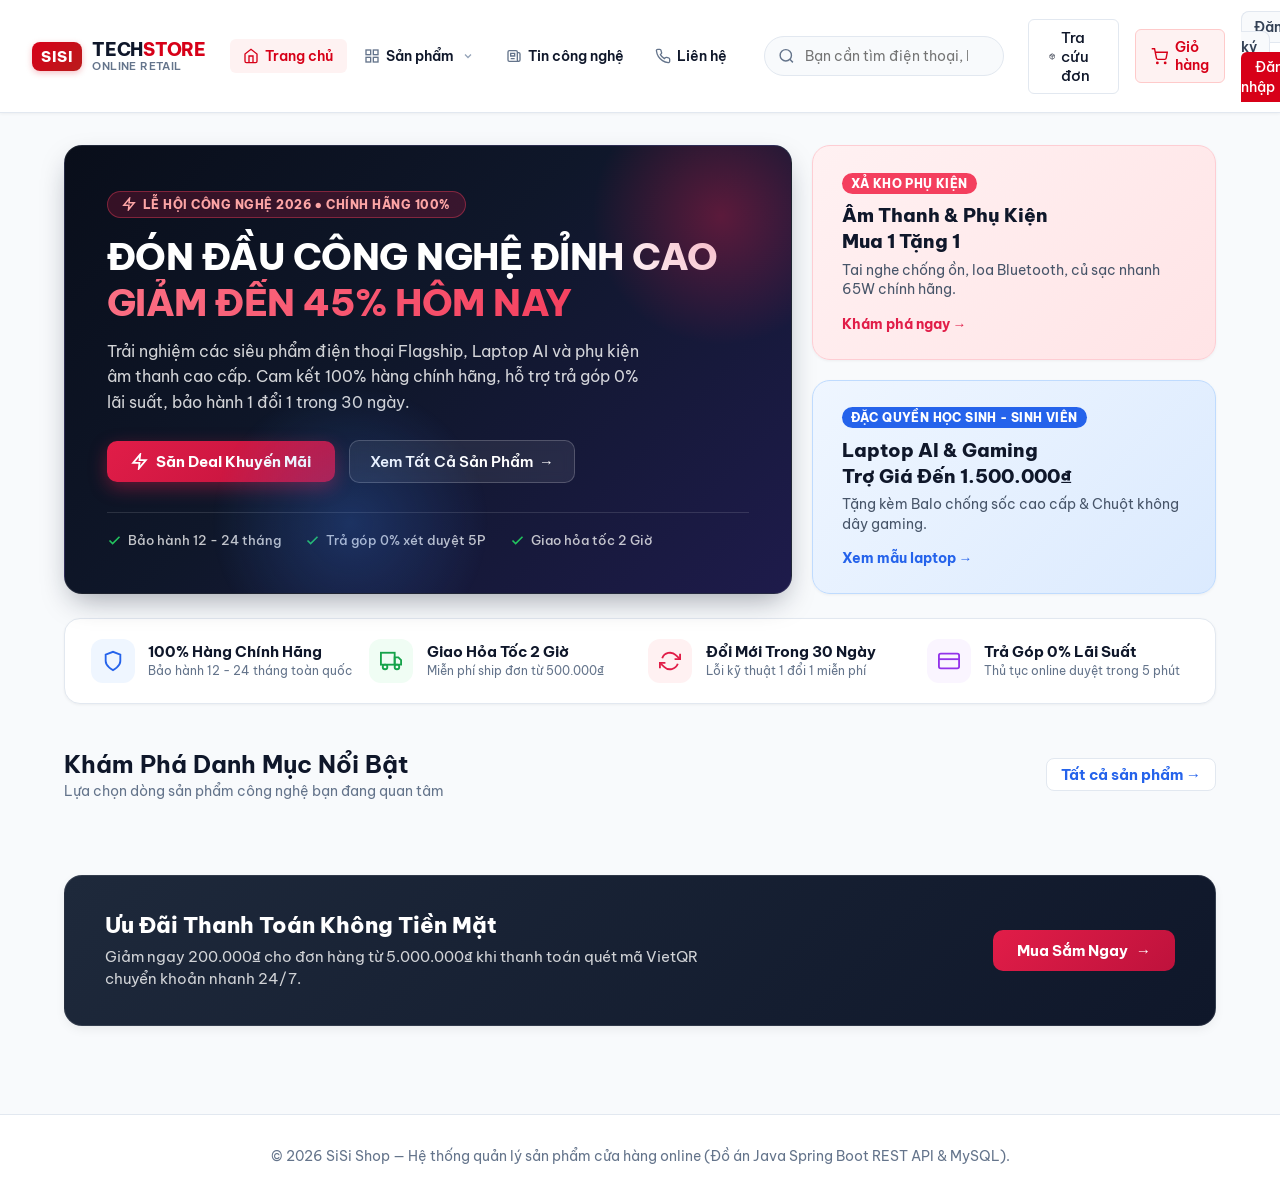
<file: frontend/index.html>
<!DOCTYPE html>
<html lang="vi">
<head>
  <meta charset="UTF-8">
  <meta name="viewport" content="width=device-width, initial-scale=1.0">
  <title>Hệ Thống Quản Lý Sản Phẩm Cửa Hàng Online — SiSi Shop</title>
  <link rel="stylesheet" href="css/style.css?v=2">
</head>
<body>

  <!-- NAVBAR -->
  <header class="navbar">
    <div class="nav-container">
      <a href="index.html" class="brand">
        <span class="brand-badge">SISI</span>
        <span class="brand-text-wrap">
          <span class="brand-name">TECH<span>STORE</span></span>
          <span class="brand-tag">Online Retail</span>
        </span>
      </a>

      <!-- MENU ĐIỀU HƯỚNG CHÍNH -->
      <nav class="nav-menu">
        <a href="index.html" class="nav-link active">
          <svg class="nav-icon" width="16" height="16" viewBox="0 0 24 24" fill="none" stroke="currentColor" stroke-width="2"><path d="M3 9l9-7 9 7v11a2 2 0 0 1-2 2H5a2 2 0 0 1-2-2z"/><polyline points="9 22 9 12 15 12 15 22"/></svg>
          <span>Trang chủ</span>
        </a>
        
        <div class="nav-dropdown">
          <a href="products.html" class="nav-link">
            <svg class="nav-icon" width="16" height="16" viewBox="0 0 24 24" fill="none" stroke="currentColor" stroke-width="2"><rect x="3" y="3" width="7" height="7"/><rect x="14" y="3" width="7" height="7"/><rect x="14" y="14" width="7" height="7"/><rect x="3" y="14" width="7" height="7"/></svg>
            <span>Sản phẩm</span>
            <svg class="nav-arrow" width="12" height="12" viewBox="0 0 24 24" fill="none" stroke="currentColor" stroke-width="2.5"><polyline points="6 9 12 15 18 9"/></svg>
          </a>
          <div class="mega-menu-dropdown"></div>
        </div>

        <a href="news.html" class="nav-link">
          <svg class="nav-icon" width="16" height="16" viewBox="0 0 24 24" fill="none" stroke="currentColor" stroke-width="2"><path d="M19 20H5a2 2 0 0 1-2-2V6a2 2 0 0 1 2-2h10a2 2 0 0 1 2 2v1m2 13a2 2 0 0 1-2-2V7m2 13a2 2 0 0 0 2-2V9a2 2 0 0 0-2-2h-2m-4-3H9M7 16h6M7 8h6v4H7V8z"/></svg>
          <span>Tin công nghệ</span>
        </a>
        <a href="contact.html" class="nav-link">
          <svg class="nav-icon" width="16" height="16" viewBox="0 0 24 24" fill="none" stroke="currentColor" stroke-width="2"><path d="M22 16.92v3a2 2 0 0 1-2.18 2 19.79 19.79 0 0 1-8.63-3.07 19.5 19.5 0 0 1-6-6 19.79 19.79 0 0 1-3.07-8.67A2 2 0 0 1 4.11 2h3a2 2 0 0 1 2 1.72 12.84 12.84 0 0 0 .7 2.81 2 2 0 0 1-.45 2.11L8.09 9.91a16 16 0 0 0 6 6l1.27-1.27a2 2 0 0 1 2.11-.45 12.84 12.84 0 0 0 2.81.7A2 2 0 0 1 22 16.92z"/></svg>
          <span>Liên hệ</span>
        </a>
      </nav>

      <div class="search-bar">
        <svg class="search-icon" id="searchIconBtn" width="17" height="17" viewBox="0 0 24 24" fill="none" stroke="currentColor" stroke-width="2" title="Nhấp để tìm kiếm"><circle cx="11" cy="11" r="8"/><line x1="21" y1="21" x2="16.65" y2="16.65"/></svg>
        <input type="text" id="searchInput" placeholder="Bạn cần tìm điện thoại, laptop, phụ kiện gì..." autocomplete="off">
        <button type="button" class="search-clear-btn" id="searchClearBtn" title="Xóa từ khóa">&times;</button>
        <div class="search-dropdown" id="searchDropdown"></div>
      </div>

      <div class="nav-actions">
        <a href="orders.html" class="nav-btn nav-btn-outline" style="border: 1px solid var(--border-color); color: var(--text-main); display: inline-flex; align-items: center; gap: 6px;">
          <svg width="15" height="15" viewBox="0 0 24 24" fill="none" stroke="currentColor" stroke-width="2"><line x1="16.5" y1="9.4" x2="7.5" y2="4.21"/><path d="M21 16V8a2 2 0 0 0-1-1.73l-7-4a2 2 0 0 0-2 0l-7 4A2 2 0 0 0 3 8v8a2 2 0 0 0 1 1.73l7 4a2 2 0 0 0 2 0l7-4A2 2 0 0 0 21 16z"/><polyline points="3.27 6.96 12 12.01 20.73 6.96"/><line x1="12" y1="22.08" x2="12" y2="12"/></svg>
          <span>Tra cứu đơn</span>
        </a>
        <a href="checkout.html" class="cart-btn-nav" style="text-decoration: none;" title="Xem giỏ hàng & thanh toán">
          <svg width="17" height="17" viewBox="0 0 24 24" fill="none" stroke="currentColor" stroke-width="2"><circle cx="9" cy="21" r="1"/><circle cx="20" cy="21" r="1"/><path d="M1 1h4l2.68 13.39a2 2 0 0 0 2 1.61h9.72a2 2 0 0 0 2-1.61L23 6H6"/></svg>
          <span>Giỏ hàng</span>
          <span class="cart-count-badge" style="display: none;">0</span>
        </a>
        <div id="navbar-auth">
          <a href="login.html?tab=register" class="nav-btn" style="border: 1px solid var(--border-color); color: var(--text-main);">Đăng ký</a>
          <a href="login.html?tab=login" class="nav-btn nav-btn-primary">Đăng nhập</a>
        </div>
      </div>
    </div>
  </header>

  <!-- MAIN CONTAINER -->
  <main class="container">
    
    <!-- 1. HERO SECTION & PROMO BANNERS -->
    <section class="home-hero-wrap">
      <!-- MAIN BANNER CAROUSEL / HIGHLIGHT -->
      <div class="home-main-banner">
        <div>
          <div class="home-hero-tag">
            <svg width="14" height="14" viewBox="0 0 24 24" fill="none" stroke="currentColor" stroke-width="2.5"><polygon points="13 2 3 14 12 14 11 22 21 10 12 10 13 2"/></svg>
            <span>LỄ HỘI CÔNG NGHỆ 2026 ● CHÍNH HÃNG 100%</span>
          </div>
          <h1 class="home-hero-title">
            ĐÓN ĐẦU CÔNG NGHỆ ĐỈNH CAO<br>
            <span>GIẢM ĐẾN 45% HÔM NAY</span>
          </h1>
          <p class="home-hero-desc">
            Trải nghiệm các siêu phẩm điện thoại Flagship, Laptop AI và phụ kiện âm thanh cao cấp. Cam kết 100% hàng chính hãng, hỗ trợ trả góp 0% lãi suất, bảo hành 1 đổi 1 trong 30 ngày.
          </p>
          <div class="home-hero-actions">
            <a href="products.html?filter=sale" class="hero-primary-btn">
              <svg width="17" height="17" viewBox="0 0 24 24" fill="none" stroke="currentColor" stroke-width="2.5"><polygon points="13 2 3 14 12 14 11 22 21 10 12 10 13 2"/></svg>
              <span>Săn Deal Khuyến Mãi</span>
            </a>
            <a href="products.html" class="hero-secondary-btn">
              <span>Xem Tất Cả Sản Phẩm</span> &rarr;
            </a>
          </div>
        </div>
        <div class="home-hero-perks">
          <span><svg width="15" height="15" viewBox="0 0 24 24" fill="none" stroke="#22c55e" stroke-width="2.5"><polyline points="20 6 9 17 4 12"/></svg> Bảo hành 12 - 24 tháng</span>
          <span><svg width="15" height="15" viewBox="0 0 24 24" fill="none" stroke="#22c55e" stroke-width="2.5"><polyline points="20 6 9 17 4 12"/></svg> Trả góp 0% xét duyệt 5P</span>
          <span><svg width="15" height="15" viewBox="0 0 24 24" fill="none" stroke="#22c55e" stroke-width="2.5"><polyline points="20 6 9 17 4 12"/></svg> Giao hỏa tốc 2 Giờ</span>
        </div>
      </div>

      <!-- 2 SIDE PROMO BANNERS -->
      <div class="home-side-banners-wrap">
        <a href="products.html?cat=4" class="home-side-banner side-banner-rose">
          <div>
            <span class="side-banner-tag">XẢ KHO PHỤ KIỆN</span>
            <div class="side-banner-title">Âm Thanh & Phụ Kiện<br>Mua 1 Tặng 1</div>
            <div class="side-banner-desc">Tai nghe chống ồn, loa Bluetooth, củ sạc nhanh 65W chính hãng.</div>
          </div>
          <div class="side-banner-link">Khám phá ngay &rarr;</div>
        </a>

        <a href="products.html?cat=3" class="home-side-banner side-banner-blue">
          <div>
            <span class="side-banner-tag">ĐẶC QUYỀN HỌC SINH - SINH VIÊN</span>
            <div class="side-banner-title">Laptop AI & Gaming<br>Trợ Giá Đến 1.500.000₫</div>
            <div class="side-banner-desc">Tặng kèm Balo chống sốc cao cấp & Chuột không dây gaming.</div>
          </div>
          <div class="side-banner-link">Xem mẫu laptop &rarr;</div>
        </a>
      </div>
    </section>

    <!-- 2. THANH CAM KẾT DỊCH VỤ (TRUST COMMITMENT BAR) -->
    <div class="home-trust-bar">
      <div class="trust-item">
        <div class="trust-icon-box" style="background: #eff6ff; color: #2563eb;">
          <svg width="22" height="22" viewBox="0 0 24 24" fill="none" stroke="currentColor" stroke-width="2"><path d="M12 22s8-4 8-10V5l-8-3-8 3v7c0 6 8 10 8 10z"/></svg>
        </div>
        <div>
          <div class="trust-item-title">100% Hàng Chính Hãng</div>
          <div class="trust-item-sub">Bảo hành 12 - 24 tháng toàn quốc</div>
        </div>
      </div>

      <div class="trust-item">
        <div class="trust-icon-box" style="background: #f0fdf4; color: #16a34a;">
          <svg width="22" height="22" viewBox="0 0 24 24" fill="none" stroke="currentColor" stroke-width="2"><rect x="1" y="3" width="15" height="13"/><polygon points="16 8 20 8 23 11 23 16 16 16 16 8"/><circle cx="5.5" cy="18.5" r="2.5"/><circle cx="18.5" cy="18.5" r="2.5"/></svg>
        </div>
        <div>
          <div class="trust-item-title">Giao Hỏa Tốc 2 Giờ</div>
          <div class="trust-item-sub">Miễn phí ship đơn từ 500.000₫</div>
        </div>
      </div>

      <div class="trust-item">
        <div class="trust-icon-box" style="background: #fff1f2; color: #e11d48;">
          <svg width="22" height="22" viewBox="0 0 24 24" fill="none" stroke="currentColor" stroke-width="2"><polyline points="23 4 23 10 17 10"/><polyline points="1 20 1 14 7 14"/><path d="M3.51 9a9 9 0 0 1 14.85-3.36L23 10M1 14l4.64 4.36A9 9 0 0 0 20.49 15"/></svg>
        </div>
        <div>
          <div class="trust-item-title">Đổi Mới Trong 30 Ngày</div>
          <div class="trust-item-sub">Lỗi kỹ thuật 1 đổi 1 miễn phí</div>
        </div>
      </div>

      <div class="trust-item">
        <div class="trust-icon-box" style="background: #faf5ff; color: #9333ea;">
          <svg width="22" height="22" viewBox="0 0 24 24" fill="none" stroke="currentColor" stroke-width="2"><rect x="1" y="4" width="22" height="16" rx="2" ry="2"/><line x1="1" y1="10" x2="23" y2="10"/></svg>
        </div>
        <div>
          <div class="trust-item-title">Trả Góp 0% Lãi Suất</div>
          <div class="trust-item-sub">Thủ tục online duyệt trong 5 phút</div>
        </div>
      </div>
    </div>

    <!-- 3. KHÁM PHÁ DANH MỤC TRỰC QUAN (VISUAL CATEGORY GRID) -->
    <section style="margin-bottom: 2.8rem;">
      <div class="section-header" style="margin-bottom: 1.2rem;">
        <div>
          <h2 class="section-title" style="margin: 0;">Khám Phá Danh Mục Nổi Bật</h2>
          <p style="font-size: 0.86rem; color: var(--text-muted); margin: 3px 0 0 0;">Lựa chọn dòng sản phẩm công nghệ bạn đang quan tâm</p>
        </div>
        <a href="products.html" class="nav-btn" style="border: 1px solid var(--border-color); color: #2563eb; font-weight: 700; background: white; padding: 6px 14px; border-radius: 8px; text-decoration: none !important;">
          Tất cả sản phẩm &rarr;
        </a>
      </div>
      <div class="home-cat-grid" id="categoryGrid">
        <!-- Rendered dynamically as attractive visual cards -->
      </div>
    </section>

    <!-- 4. DYNAMIC PRODUCT SECTIONS (SALE, HOT, NEW, BRANDS, NEWS) -->
    <div id="productContentArea">
      <p style="text-align: center; color: var(--text-muted); padding: 3rem 0;">
        Đang tải danh sách sản phẩm và ưu đãi trang chủ...
      </p>
    </div>

  </main>

  <!-- FOOTER -->
  <footer class="footer">
    <p>© 2026 SiSi Shop — Hệ thống quản lý sản phẩm cửa hàng online (Đồ án Java Spring Boot REST API & MySQL).</p>
  </footer>

  <div id="toast"></div>

  <script src="js/config.js?v=2"></script>
  <script src="js/cart.js"></script>
  <script src="js/mega-menu.js"></script>
  <script src="js/index.js?v=2"></script>
</body>
</html>
</file>
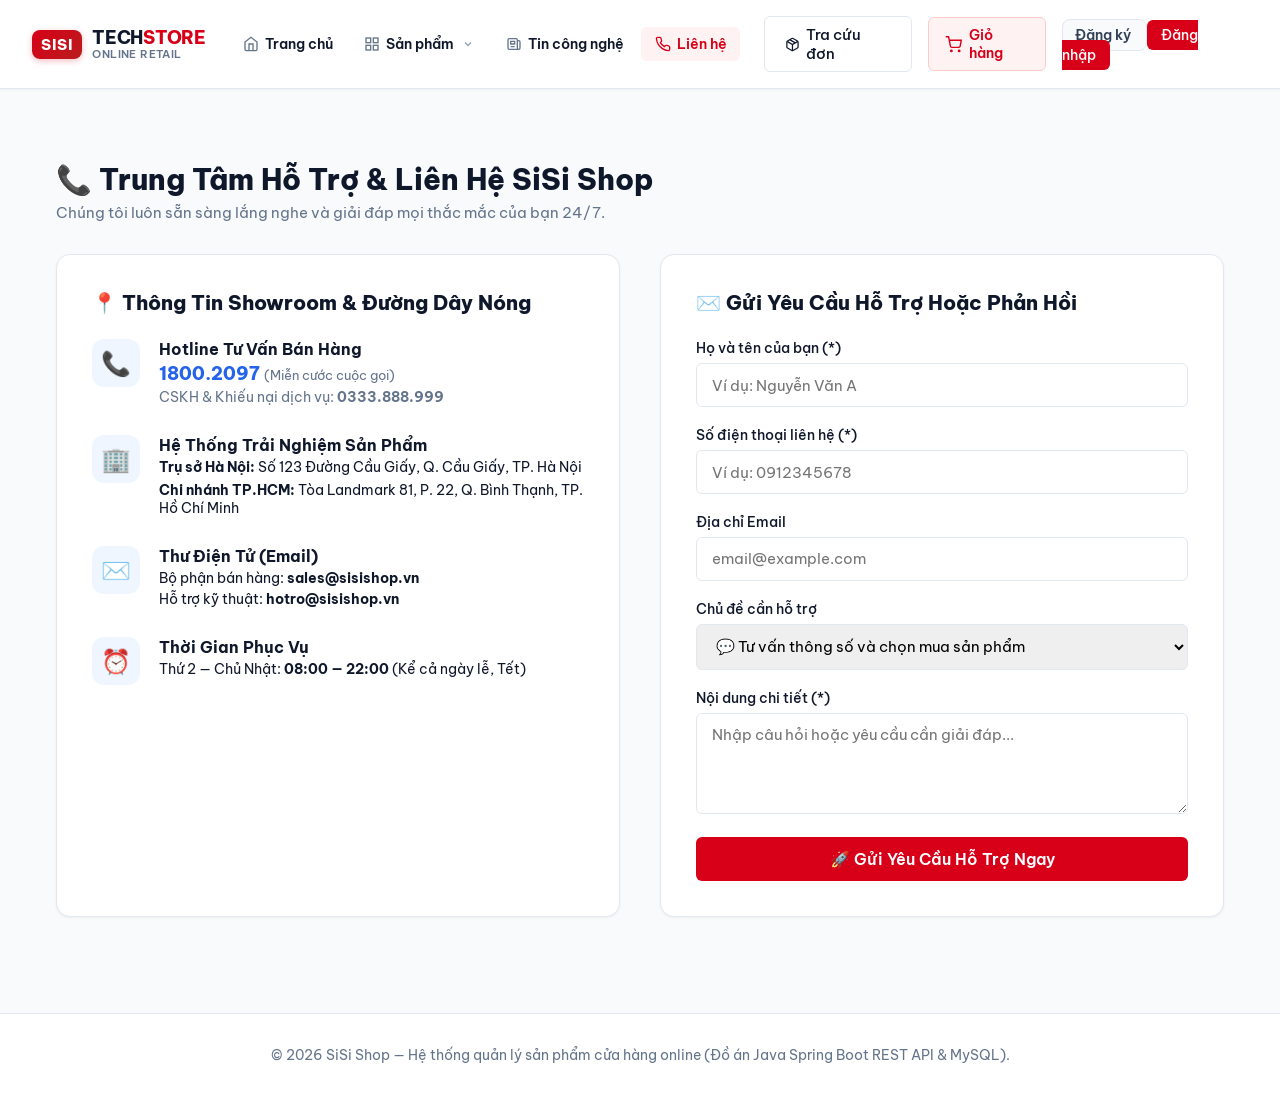
<file: frontend/contact.html>
<!DOCTYPE html>
<html lang="vi">
<head>
  <meta charset="UTF-8">
  <meta name="viewport" content="width=device-width, initial-scale=1.0">
  <title>Liên Hệ & Trung Tâm Hỗ Trợ — Hệ thống quản lý sản phẩm cửa hàng online</title>
  <link rel="stylesheet" href="css/style.css">
  <style>
    .contact-grid {
      display: grid;
      grid-template-columns: 1fr 1fr;
      gap: 2.5rem;
      margin-top: 2rem;
    }
    @media (max-width: 860px) {
      .contact-grid {
        grid-template-columns: 1fr;
      }
    }
    .contact-card {
      background: white;
      border: 1px solid var(--border-color);
      border-radius: var(--radius-lg);
      padding: 2.2rem;
      box-shadow: var(--shadow-sm);
    }
    .info-item {
      display: flex;
      align-items: flex-start;
      gap: 1.2rem;
      margin-bottom: 1.8rem;
    }
    .info-icon {
      width: 48px;
      height: 48px;
      border-radius: 12px;
      background: #eff6ff;
      color: #2563eb;
      font-size: 1.5rem;
      display: flex;
      align-items: center;
      justify-content: center;
      flex-shrink: 0;
    }
  </style>
</head>
<body>

  <!-- NAVBAR -->
  <header class="navbar">
    <div class="nav-container">
      <a href="index.html" class="brand">
        <span class="brand-badge">SISI</span>
        <span class="brand-text-wrap">
          <span class="brand-name">TECH<span>STORE</span></span>
          <span class="brand-tag">Online Retail</span>
        </span>
      </a>

      <!-- MENU ĐIỀU HƯỚNG CHÍNH -->
      <nav class="nav-menu">
        <a href="index.html" class="nav-link">
          <svg class="nav-icon" width="16" height="16" viewBox="0 0 24 24" fill="none" stroke="currentColor" stroke-width="2"><path d="M3 9l9-7 9 7v11a2 2 0 0 1-2 2H5a2 2 0 0 1-2-2z"/><polyline points="9 22 9 12 15 12 15 22"/></svg>
          <span>Trang chủ</span>
        </a>
        
        <div class="nav-dropdown">
          <a href="products.html" class="nav-link">
            <svg class="nav-icon" width="16" height="16" viewBox="0 0 24 24" fill="none" stroke="currentColor" stroke-width="2"><rect x="3" y="3" width="7" height="7"/><rect x="14" y="3" width="7" height="7"/><rect x="14" y="14" width="7" height="7"/><rect x="3" y="14" width="7" height="7"/></svg>
            <span>Sản phẩm</span>
            <svg class="nav-arrow" width="12" height="12" viewBox="0 0 24 24" fill="none" stroke="currentColor" stroke-width="2.5"><polyline points="6 9 12 15 18 9"/></svg>
          </a>
          <div class="mega-menu-dropdown"></div>
        </div>

        <a href="news.html" class="nav-link">
          <svg class="nav-icon" width="16" height="16" viewBox="0 0 24 24" fill="none" stroke="currentColor" stroke-width="2"><path d="M19 20H5a2 2 0 0 1-2-2V6a2 2 0 0 1 2-2h10a2 2 0 0 1 2 2v1m2 13a2 2 0 0 1-2-2V7m2 13a2 2 0 0 0 2-2V9a2 2 0 0 0-2-2h-2m-4-3H9M7 16h6M7 8h6v4H7V8z"/></svg>
          <span>Tin công nghệ</span>
        </a>
        <a href="contact.html" class="nav-link active">
          <svg class="nav-icon" width="16" height="16" viewBox="0 0 24 24" fill="none" stroke="currentColor" stroke-width="2"><path d="M22 16.92v3a2 2 0 0 1-2.18 2 19.79 19.79 0 0 1-8.63-3.07 19.5 19.5 0 0 1-6-6 19.79 19.79 0 0 1-3.07-8.67A2 2 0 0 1 4.11 2h3a2 2 0 0 1 2 1.72 12.84 12.84 0 0 0 .7 2.81 2 2 0 0 1-.45 2.11L8.09 9.91a16 16 0 0 0 6 6l1.27-1.27a2 2 0 0 1 2.11-.45 12.84 12.84 0 0 0 2.81.7A2 2 0 0 1 22 16.92z"/></svg>
          <span>Liên hệ</span>
        </a>
      </nav>

      <div class="nav-actions">
        <a href="orders.html" class="nav-btn nav-btn-outline" style="border: 1px solid var(--border-color); color: var(--text-main); display: inline-flex; align-items: center; gap: 6px;">
          <svg width="15" height="15" viewBox="0 0 24 24" fill="none" stroke="currentColor" stroke-width="2"><line x1="16.5" y1="9.4" x2="7.5" y2="4.21"/><path d="M21 16V8a2 2 0 0 0-1-1.73l-7-4a2 2 0 0 0-2 0l-7 4A2 2 0 0 0 3 8v8a2 2 0 0 0 1 1.73l7 4a2 2 0 0 0 2 0l7-4A2 2 0 0 0 21 16z"/><polyline points="3.27 6.96 12 12.01 20.73 6.96"/><line x1="12" y1="22.08" x2="12" y2="12"/></svg>
          <span>Tra cứu đơn</span>
        </a>
        <a href="checkout.html" class="cart-btn-nav" style="text-decoration: none;" title="Xem giỏ hàng & thanh toán">
          <svg width="17" height="17" viewBox="0 0 24 24" fill="none" stroke="currentColor" stroke-width="2"><circle cx="9" cy="21" r="1"/><circle cx="20" cy="21" r="1"/><path d="M1 1h4l2.68 13.39a2 2 0 0 0 2 1.61h9.72a2 2 0 0 0 2-1.61L23 6H6"/></svg>
          <span>Giỏ hàng</span>
          <span class="cart-count-badge" style="display: none;">0</span>
        </a>
        <div id="navbar-auth"></div>
      </div>
    </div>
  </header>

  <!-- MAIN -->
  <main class="container" style="padding: 2.5rem 1rem 4rem;">
    <div>
      <h1 style="font-size: 1.8rem; font-weight: 800;">📞 Trung Tâm Hỗ Trợ & Liên Hệ SiSi Shop</h1>
      <p style="color: var(--text-muted); font-size: 0.95rem; margin-top: 0.3rem;">Chúng tôi luôn sẵn sàng lắng nghe và giải đáp mọi thắc mắc của bạn 24/7.</p>
    </div>

    <div class="contact-grid">
      <!-- INFO SIDE -->
      <div class="contact-card">
        <h2 style="font-size: 1.25rem; font-weight: 800; margin-bottom: 1.5rem; color: var(--text-main);">
          📍 Thông Tin Showroom & Đường Dây Nóng
        </h2>

        <div class="info-item">
          <div class="info-icon">📞</div>
          <div>
            <h3 style="font-size: 1rem; font-weight: 700; margin-bottom: 0.2rem;">Hotline Tư Vấn Bán Hàng</h3>
            <p style="color: #2563eb; font-weight: 800; font-size: 1.15rem; margin: 0;">1800.2097 <span style="font-size: 0.8rem; color: var(--text-muted); font-weight: normal;">(Miễn cước cuộc gọi)</span></p>
            <p style="color: var(--text-muted); font-size: 0.85rem; margin-top: 0.2rem;">CSKH & Khiếu nại dịch vụ: <strong>0333.888.999</strong></p>
          </div>
        </div>

        <div class="info-item">
          <div class="info-icon">🏢</div>
          <div>
            <h3 style="font-size: 1rem; font-weight: 700; margin-bottom: 0.2rem;">Hệ Thống Trải Nghiệm Sản Phẩm</h3>
            <p style="color: var(--text-main); font-size: 0.9rem; margin: 0 0 0.3rem;"><strong>Trụ sở Hà Nội:</strong> Số 123 Đường Cầu Giấy, Q. Cầu Giấy, TP. Hà Nội</p>
            <p style="color: var(--text-main); font-size: 0.9rem; margin: 0;"><strong>Chi nhánh TP.HCM:</strong> Tòa Landmark 81, P. 22, Q. Bình Thạnh, TP. Hồ Chí Minh</p>
          </div>
        </div>

        <div class="info-item">
          <div class="info-icon">✉️</div>
          <div>
            <h3 style="font-size: 1rem; font-weight: 700; margin-bottom: 0.2rem;">Thư Điện Tử (Email)</h3>
            <p style="color: var(--text-main); font-size: 0.9rem; margin: 0;">Bộ phận bán hàng: <strong>sales@sisishop.vn</strong></p>
            <p style="color: var(--text-main); font-size: 0.9rem; margin-top: 0.2rem;">Hỗ trợ kỹ thuật: <strong>hotro@sisishop.vn</strong></p>
          </div>
        </div>

        <div class="info-item" style="margin-bottom: 0;">
          <div class="info-icon">⏰</div>
          <div>
            <h3 style="font-size: 1rem; font-weight: 700; margin-bottom: 0.2rem;">Thời Gian Phục Vụ</h3>
            <p style="color: var(--text-main); font-size: 0.9rem; margin: 0;">Thứ 2 — Chủ Nhật: <strong>08:00 — 22:00</strong> (Kể cả ngày lễ, Tết)</p>
          </div>
        </div>
      </div>

      <!-- FORM SIDE -->
      <div class="contact-card">
        <h2 style="font-size: 1.25rem; font-weight: 800; margin-bottom: 1.5rem; color: var(--text-main);">
          ✉️ Gửi Yêu Cầu Hỗ Trợ Hoặc Phản Hồi
        </h2>

        <form onsubmit="handleSendFeedback(event)">
          <div class="form-group">
            <label class="form-label">Họ và tên của bạn (*)</label>
            <input type="text" id="contactName" class="form-control" placeholder="Ví dụ: Nguyễn Văn A" required>
          </div>

          <div class="form-group">
            <label class="form-label">Số điện thoại liên hệ (*)</label>
            <input type="tel" id="contactPhone" class="form-control" placeholder="Ví dụ: 0912345678" required>
          </div>

          <div class="form-group">
            <label class="form-label">Địa chỉ Email</label>
            <input type="email" id="contactEmail" class="form-control" placeholder="email@example.com">
          </div>

          <div class="form-group">
            <label class="form-label">Chủ đề cần hỗ trợ</label>
            <select id="contactTopic" class="form-control" style="cursor: pointer;">
              <option value="tu_van">💬 Tư vấn thông số và chọn mua sản phẩm</option>
              <option value="bao_hanh">🛠️ Yêu cầu bảo hành & kỹ thuật</option>
              <option value="don_hang">📦 Tra cứu và khiếu nại đơn hàng</option>
              <option value="khac">💡 Góp ý cải tiến chất lượng dịch vụ</option>
            </select>
          </div>

          <div class="form-group">
            <label class="form-label">Nội dung chi tiết (*)</label>
            <textarea id="contactMessage" class="form-control" rows="4" placeholder="Nhập câu hỏi hoặc yêu cầu cần giải đáp..." required></textarea>
          </div>

          <button type="submit" class="btn-buy" style="width: 100%; padding: 12px; font-size: 1rem;">
            🚀 Gửi Yêu Cầu Hỗ Trợ Ngay
          </button>
        </form>
      </div>
    </div>
  </main>

  <!-- FOOTER -->
  <footer class="footer">
    <p>© 2026 SiSi Shop — Hệ thống quản lý sản phẩm cửa hàng online (Đồ án Java Spring Boot REST API & MySQL).</p>
  </footer>

  <div id="toast"></div>

  <script src="js/config.js"></script>
  <script src="js/cart.js"></script>
  <script src="js/mega-menu.js"></script>
  <script>
    document.addEventListener('DOMContentLoaded', () => {
      updateNavbarUser();
    });

    function handleSendFeedback(e) {
      e.preventDefault();
      const name = document.getElementById('contactName').value.trim();
      showToast(`🎉 Cảm ơn ${name}! SiSi Shop đã nhận được yêu cầu và sẽ phản hồi qua điện thoại trong vòng 15 phút.`);
      e.target.reset();
    }
  </script>
</body>
</html>
</file>
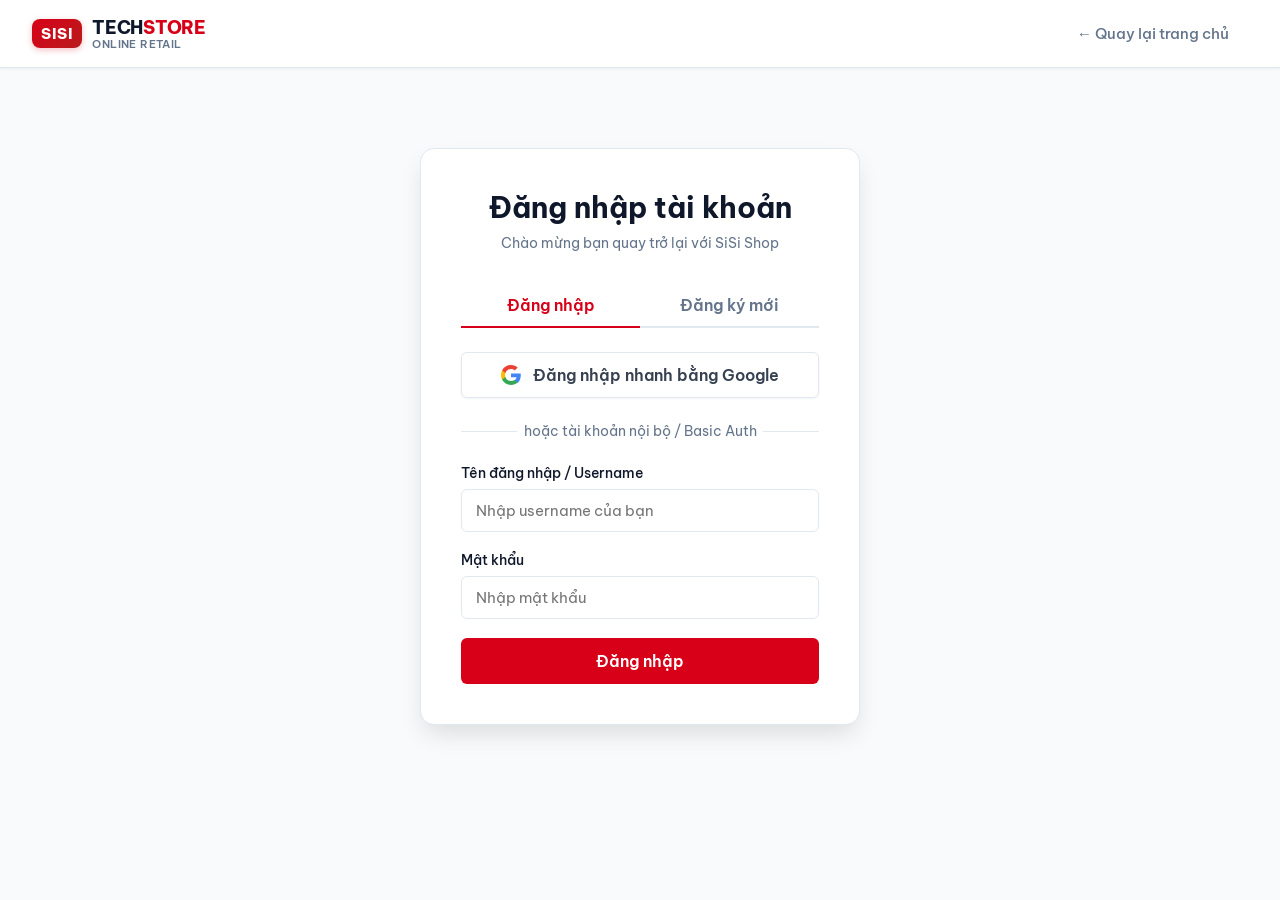
<file: frontend/login.html>
<!DOCTYPE html>
<html lang="vi">
<head>
  <meta charset="UTF-8">
  <meta name="viewport" content="width=device-width, initial-scale=1.0">
  <title>Đăng Nhập & Tài Khoản — Hệ thống quản lý sản phẩm cửa hàng online</title>
  <link rel="stylesheet" href="css/style.css">
</head>
<body>

  <!-- NAVBAR -->
  <header class="navbar">
    <div class="nav-container">
      <a href="index.html" class="brand">
        <span class="brand-badge">SISI</span>
        <span class="brand-text-wrap">
          <span class="brand-name">TECH<span>STORE</span></span>
          <span class="brand-tag">Online Retail</span>
        </span>
      </a>
      <div class="nav-actions">
        <a href="index.html" class="nav-btn" style="color: var(--text-muted);">← Quay lại trang chủ</a>
      </div>
    </div>
  </header>

  <!-- AUTH FORM -->
  <main class="container">
    <div class="auth-wrapper">
      <div class="auth-header">
        <h2 id="authTitle">Đăng nhập tài khoản</h2>
        <p style="color: var(--text-muted); font-size: 0.9rem;">Chào mừng bạn quay trở lại với SiSi Shop</p>
      </div>

      <!-- TABS -->
      <div class="auth-tabs">
        <div class="auth-tab active" id="tabLogin" onclick="switchTab('login')">Đăng nhập</div>
        <div class="auth-tab" id="tabRegister" onclick="switchTab('register')">Đăng ký mới</div>
      </div>

      <!-- GOOGLE OAUTH2 BUTTON -->
      <a href="http://localhost:8080/oauth2/authorization/google" class="btn-google" id="btnGoogleLogin">
        <svg width="20" height="20" viewBox="0 0 24 24">
          <path fill="#4285F4" d="M23.745 12.27c0-.7-.06-1.4-.19-2.07H12v4.51h6.6c-.29 1.52-1.14 2.8-2.4 3.66v3.05h3.88c2.27-2.09 3.66-5.17 3.66-9.15z"/>
          <path fill="#34A853" d="M12 24c3.24 0 5.95-1.08 7.93-2.91l-3.88-3.05c-1.08.72-2.45 1.16-4.05 1.16-3.12 0-5.77-2.1-6.72-4.93H1.25v3.15C3.26 21.36 7.34 24 12 24z"/>
          <path fill="#FBBC05" d="M5.28 14.27c-.25-.72-.38-1.49-.38-2.27s.13-1.55.38-2.27V6.58H1.25C.45 8.18 0 9.99 0 12s.45 3.82 1.25 5.42l4.03-3.15z"/>
          <path fill="#EA4335" d="M12 4.75c1.77 0 3.35.61 4.6 1.8l3.42-3.42C17.95 1.19 15.24 0 12 0 7.34 0 3.26 2.64 1.25 6.58l4.03 3.15c.95-2.83 3.6-4.98 6.72-4.98z"/>
        </svg>
        <span>Đăng nhập nhanh bằng Google</span>
      </a>

      <div class="auth-divider">hoặc tài khoản nội bộ / Basic Auth</div>

      <!-- FORM LOGIN -->
      <form id="formLogin" onsubmit="handleLogin(event)">
        <div class="form-group">
          <label class="form-label" for="loginUsername">Tên đăng nhập / Username</label>
          <input type="text" id="loginUsername" class="form-control" placeholder="Nhập username của bạn" required>
        </div>
        <div class="form-group">
          <label class="form-label" for="loginPassword">Mật khẩu</label>
          <input type="password" id="loginPassword" class="form-control" placeholder="Nhập mật khẩu" required>
        </div>
        <button type="submit" class="btn-submit-auth" id="btnLoginSubmit">Đăng nhập</button>
      </form>

      <!-- FORM REGISTER -->
      <form id="formRegister" onsubmit="handleRegister(event)" style="display: none;">
        <div class="form-group">
          <label class="form-label" for="regUsername">Tên đăng nhập</label>
          <input type="text" id="regUsername" class="form-control" placeholder="Ví dụ: nguyenvana" required>
        </div>
        <div class="form-group">
          <label class="form-label" for="regFullName">Họ và tên</label>
          <input type="text" id="regFullName" class="form-control" placeholder="Ví dụ: Nguyễn Văn A" required>
        </div>
        <div class="form-group">
          <label class="form-label" for="regEmail">Email</label>
          <input type="email" id="regEmail" class="form-control" placeholder="email@example.com" required>
        </div>
        <div class="form-group">
          <label class="form-label" for="regPassword">Mật khẩu</label>
          <input type="password" id="regPassword" class="form-control" placeholder="Mật khẩu tối thiểu 6 ký tự" required>
        </div>
        <button type="submit" class="btn-submit-auth" id="btnRegisterSubmit">Tạo tài khoản</button>
      </form>
    </div>
  </main>

  <div id="toast"></div>

  <script src="js/config.js"></script>
  <script src="js/login.js"></script>
</body>
</html>
</file>
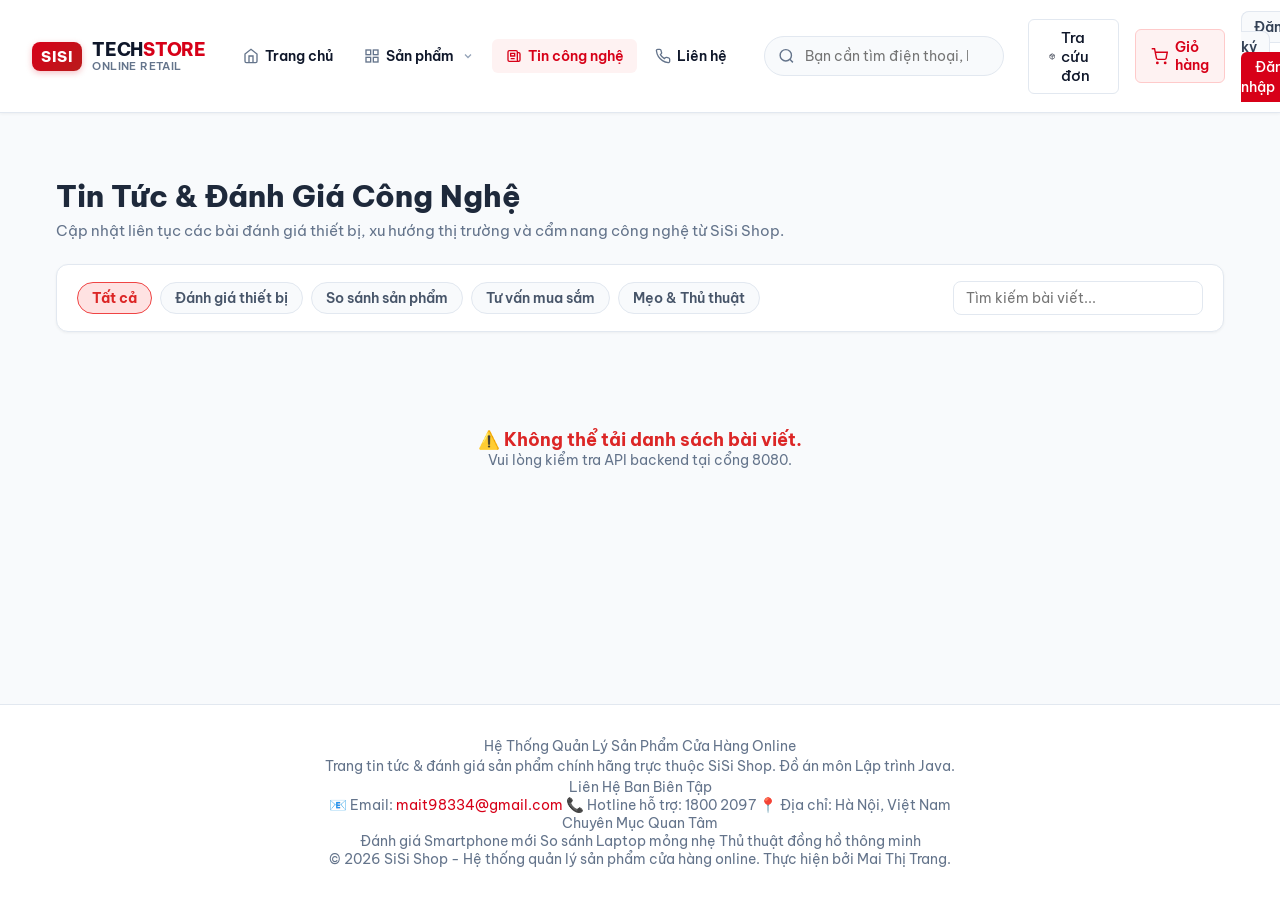
<file: frontend/news.html>
<!DOCTYPE html>
<html lang="vi">
<head>
  <meta charset="UTF-8">
  <meta name="viewport" content="width=device-width, initial-scale=1.0">
  <title>Tin Tức & Đánh Giá Công Nghệ - SiSi Shop</title>
  <link rel="stylesheet" href="css/style.css">
  <style>
    .news-filter-bar {
      display: flex;
      flex-wrap: wrap;
      justify-content: space-between;
      align-items: center;
      gap: 1rem;
      margin: 1.5rem 0 2rem;
      background: white;
      padding: 1rem 1.25rem;
      border-radius: 12px;
      border: 1px solid var(--border-color);
      box-shadow: var(--shadow-sm);
    }
    .news-cat-pills {
      display: flex;
      flex-wrap: wrap;
      gap: 0.5rem;
    }
    .news-cat-pill {
      border: 1px solid var(--border-color);
      background: #f8fafc;
      color: #475569;
      padding: 6px 14px;
      border-radius: 20px;
      font-size: 0.85rem;
      font-weight: 600;
      cursor: pointer;
      transition: all 0.15s;
    }
    .news-cat-pill:hover, .news-cat-pill.active {
      background: #fee2e2;
      border-color: #ef4444;
      color: #dc2626;
      font-weight: 700;
    }
    .news-search-input {
      padding: 7px 12px;
      border: 1px solid var(--border-color);
      border-radius: 8px;
      font-size: 0.88rem;
      width: 250px;
      outline: none;
    }
    .news-search-input:focus {
      border-color: var(--primary-color);
    }

    /* GRID CÁC BÀI VIẾT DẠNG Ô VUÔNG NHỎ / CARD GỌN GÀNG */
    .news-grid {
      display: grid;
      grid-template-columns: repeat(auto-fill, minmax(290px, 1fr));
      gap: 1.5rem;
      margin-bottom: 3.5rem;
    }
    .news-card {
      background: #ffffff;
      border: 1px solid var(--border-color);
      border-radius: 14px;
      overflow: hidden;
      display: flex;
      flex-direction: column;
      box-shadow: var(--shadow-sm);
      transition: all 0.25s cubic-bezier(0.16, 1, 0.3, 1);
      text-decoration: none !important;
      color: inherit;
      height: 100%;
    }
    .news-card:hover {
      transform: translateY(-4px);
      box-shadow: 0 12px 28px rgba(0, 0, 0, 0.09);
      border-color: #cbd5e1;
    }
    .news-img-wrap {
      width: 100%;
      height: 185px;
      overflow: hidden;
      position: relative;
      background: #f1f5f9;
    }
    .news-img {
      width: 100%;
      height: 100%;
      object-fit: cover;
      display: block;
      transition: transform 0.35s ease;
    }
    .news-card:hover .news-img {
      transform: scale(1.05);
    }
    .news-body {
      padding: 1.15rem 1.25rem;
      display: flex;
      flex-direction: column;
      flex: 1;
    }
    .news-tag {
      font-size: 0.72rem;
      font-weight: 700;
      color: #dc2626;
      background: #fee2e2;
      padding: 3px 9px;
      border-radius: 9999px;
      width: fit-content;
      margin-bottom: 0.6rem;
      text-transform: uppercase;
      letter-spacing: 0.3px;
    }
    .news-title {
      font-size: 1.05rem;
      font-weight: 700;
      color: #0f172a;
      line-height: 1.42;
      margin: 0 0 0.5rem 0;
      display: -webkit-box;
      -webkit-line-clamp: 2;
      -webkit-box-orient: vertical;
      overflow: hidden;
      transition: color 0.2s;
    }
    .news-card:hover .news-title {
      color: #2563eb;
    }
    .news-excerpt {
      font-size: 0.86rem;
      color: var(--text-muted);
      line-height: 1.5;
      margin: 0 0 1rem 0;
      display: -webkit-box;
      -webkit-line-clamp: 3;
      -webkit-box-orient: vertical;
      overflow: hidden;
      flex: 1;
    }
    .news-meta-info {
      display: flex;
      align-items: center;
      gap: 10px;
      font-size: 0.78rem;
      color: var(--text-muted);
      margin-top: auto;
      padding-top: 10px;
      border-top: 1px dashed #f1f5f9;
      flex-wrap: wrap;
    }
  </style>
</head>
<body>

  <!-- NAVBAR -->
  <header class="navbar">
    <div class="nav-container">
      <a href="index.html" class="brand">
        <span class="brand-badge">SISI</span>
        <span class="brand-text-wrap">
          <span class="brand-name">TECH<span>STORE</span></span>
          <span class="brand-tag">Online Retail</span>
        </span>
      </a>

      <!-- MENU ĐIỀU HƯỚNG CHÍNH -->
      <nav class="nav-menu">
        <a href="index.html" class="nav-link">
          <svg class="nav-icon" width="16" height="16" viewBox="0 0 24 24" fill="none" stroke="currentColor" stroke-width="2"><path d="M3 9l9-7 9 7v11a2 2 0 0 1-2 2H5a2 2 0 0 1-2-2z"/><polyline points="9 22 9 12 15 12 15 22"/></svg>
          <span>Trang chủ</span>
        </a>
        
        <div class="nav-dropdown">
          <a href="products.html" class="nav-link">
            <svg class="nav-icon" width="16" height="16" viewBox="0 0 24 24" fill="none" stroke="currentColor" stroke-width="2"><rect x="3" y="3" width="7" height="7"/><rect x="14" y="3" width="7" height="7"/><rect x="14" y="14" width="7" height="7"/><rect x="3" y="14" width="7" height="7"/></svg>
            <span>Sản phẩm</span>
            <svg class="nav-arrow" width="12" height="12" viewBox="0 0 24 24" fill="none" stroke="currentColor" stroke-width="2.5"><polyline points="6 9 12 15 18 9"/></svg>
          </a>
          <div class="mega-menu-dropdown"></div>
        </div>

        <a href="news.html" class="nav-link active">
          <svg class="nav-icon" width="16" height="16" viewBox="0 0 24 24" fill="none" stroke="currentColor" stroke-width="2"><path d="M19 20H5a2 2 0 0 1-2-2V6a2 2 0 0 1 2-2h10a2 2 0 0 1 2 2v1m2 13a2 2 0 0 1-2-2V7m2 13a2 2 0 0 0 2-2V9a2 2 0 0 0-2-2h-2m-4-3H9M7 16h6M7 8h6v4H7V8z"/></svg>
          <span>Tin công nghệ</span>
        </a>
        <a href="contact.html" class="nav-link">
          <svg class="nav-icon" width="16" height="16" viewBox="0 0 24 24" fill="none" stroke="currentColor" stroke-width="2"><path d="M22 16.92v3a2 2 0 0 1-2.18 2 19.79 19.79 0 0 1-8.63-3.07 19.5 19.5 0 0 1-6-6 19.79 19.79 0 0 1-3.07-8.67A2 2 0 0 1 4.11 2h3a2 2 0 0 1 2 1.72 12.84 12.84 0 0 0 .7 2.81 2 2 0 0 1-.45 2.11L8.09 9.91a16 16 0 0 0 6 6l1.27-1.27a2 2 0 0 1 2.11-.45 12.84 12.84 0 0 0 2.81.7A2 2 0 0 1 22 16.92z"/></svg>
          <span>Liên hệ</span>
        </a>
      </nav>

      <div class="search-bar">
        <svg class="search-icon" width="17" height="17" viewBox="0 0 24 24" fill="none" stroke="currentColor" stroke-width="2"><circle cx="11" cy="11" r="8"/><line x1="21" y1="21" x2="16.65" y2="16.65"/></svg>
        <input type="text" placeholder="Bạn cần tìm điện thoại, laptop, phụ kiện gì..." onkeydown="if(event.key==='Enter') window.location.href='products.html?q='+encodeURIComponent(this.value.trim())">
      </div>

      <div class="nav-actions">
        <a href="orders.html" class="nav-btn nav-btn-outline" style="border: 1px solid var(--border-color); color: var(--text-main); display: inline-flex; align-items: center; gap: 6px;">
          <svg width="15" height="15" viewBox="0 0 24 24" fill="none" stroke="currentColor" stroke-width="2"><line x1="16.5" y1="9.4" x2="7.5" y2="4.21"/><path d="M21 16V8a2 2 0 0 0-1-1.73l-7-4a2 2 0 0 0-2 0l-7 4A2 2 0 0 0 3 8v8a2 2 0 0 0 1 1.73l7 4a2 2 0 0 0 2 0l7-4A2 2 0 0 0 21 16z"/><polyline points="3.27 6.96 12 12.01 20.73 6.96"/><line x1="12" y1="22.08" x2="12" y2="12"/></svg>
          <span>Tra cứu đơn</span>
        </a>
        <a href="checkout.html" class="cart-btn-nav" style="text-decoration: none;" title="Xem giỏ hàng & thanh toán">
          <svg width="17" height="17" viewBox="0 0 24 24" fill="none" stroke="currentColor" stroke-width="2"><circle cx="9" cy="21" r="1"/><circle cx="20" cy="21" r="1"/><path d="M1 1h4l2.68 13.39a2 2 0 0 0 2 1.61h9.72a2 2 0 0 0 2-1.61L23 6H6"/></svg>
          <span>Giỏ hàng</span>
          <span class="cart-count-badge" style="display: none;">0</span>
        </a>
        <div id="navbar-auth"></div>
      </div>
    </div>
  </header>

  <!-- MAIN -->
  <main class="container" style="padding: 2rem 1rem 4rem;">
    <div>
      <h1 style="font-size: 1.85rem; font-weight: 800; color: #1e293b; margin: 0;">Tin Tức &amp; Đánh Giá Công Nghệ</h1>
      <p style="color: var(--text-muted); font-size: 0.95rem; margin-top: 0.4rem;">
        Cập nhật liên tục các bài đánh giá thiết bị, xu hướng thị trường và cẩm nang công nghệ từ SiSi Shop.
      </p>
    </div>

    <!-- FILTER & SEARCH BAR -->
    <div class="news-filter-bar">
      <div class="news-cat-pills" id="newsCatPills">
        <button class="news-cat-pill active" onclick="filterNewsCategory('all', this)">Tất cả</button>
        <button class="news-cat-pill" onclick="filterNewsCategory('Đánh giá công nghệ', this)">Đánh giá thiết bị</button>
        <button class="news-cat-pill" onclick="filterNewsCategory('So sánh công nghệ', this)">So sánh sản phẩm</button>
        <button class="news-cat-pill" onclick="filterNewsCategory('Tư vấn mua sắm', this)">Tư vấn mua sắm</button>
        <button class="news-cat-pill" onclick="filterNewsCategory('Thủ thuật công nghệ', this)">Mẹo &amp; Thủ thuật</button>
      </div>

      <div>
        <input type="text" id="newsSearchInput" class="news-search-input" placeholder="Tìm kiếm bài viết..." oninput="handleSearchNews(this.value)">
      </div>
    </div>

    <!-- DYNAMIC NEWS GRID -->
    <div class="news-grid" id="newsGridContainer">
      <div style="grid-column: 1 / -1; text-align: center; padding: 4rem 1rem; color: var(--text-muted);">
        Đang tải danh sách bài viết từ hệ thống...
      </div>
    </div>
  </main>

  <!-- FOOTER -->
  <footer class="footer">
    <div class="footer-container">
      <div class="footer-col">
        <div class="footer-title">Hệ Thống Quản Lý Sản Phẩm Cửa Hàng Online</div>
        <p style="color: var(--text-muted); font-size: 0.9rem; line-height: 1.6;">
          Trang tin tức & đánh giá sản phẩm chính hãng trực thuộc SiSi Shop. Đồ án môn Lập trình Java.
        </p>
      </div>
      <div class="footer-col">
        <div class="footer-title">Liên Hệ Ban Biên Tập</div>
        <div class="footer-links">
          <span>📧 Email: <a href="mailto:mait98334@gmail.com" style="color:var(--primary-color);">mait98334@gmail.com</a></span>
          <span>📞 Hotline hỗ trợ: 1800 2097</span>
          <span>📍 Địa chỉ: Hà Nội, Việt Nam</span>
        </div>
      </div>
      <div class="footer-col">
        <div class="footer-title">Chuyên Mục Quan Tâm</div>
        <div class="footer-links">
          <a href="news.html?cat=review">Đánh giá Smartphone mới</a>
          <a href="news.html?cat=compare">So sánh Laptop mỏng nhẹ</a>
          <a href="news.html?cat=tips">Thủ thuật đồng hồ thông minh</a>
        </div>
      </div>
    </div>
    <div class="footer-bottom">
      &copy; 2026 SiSi Shop - Hệ thống quản lý sản phẩm cửa hàng online. Thực hiện bởi Mai Thị Trang.
    </div>
  </footer>

  <div id="toast"></div>

  <script src="js/config.js"></script>
  <script src="js/cart.js"></script>
  <script src="js/mega-menu.js"></script>
  <script src="js/news.js"></script>
</body>
</html>
</file>
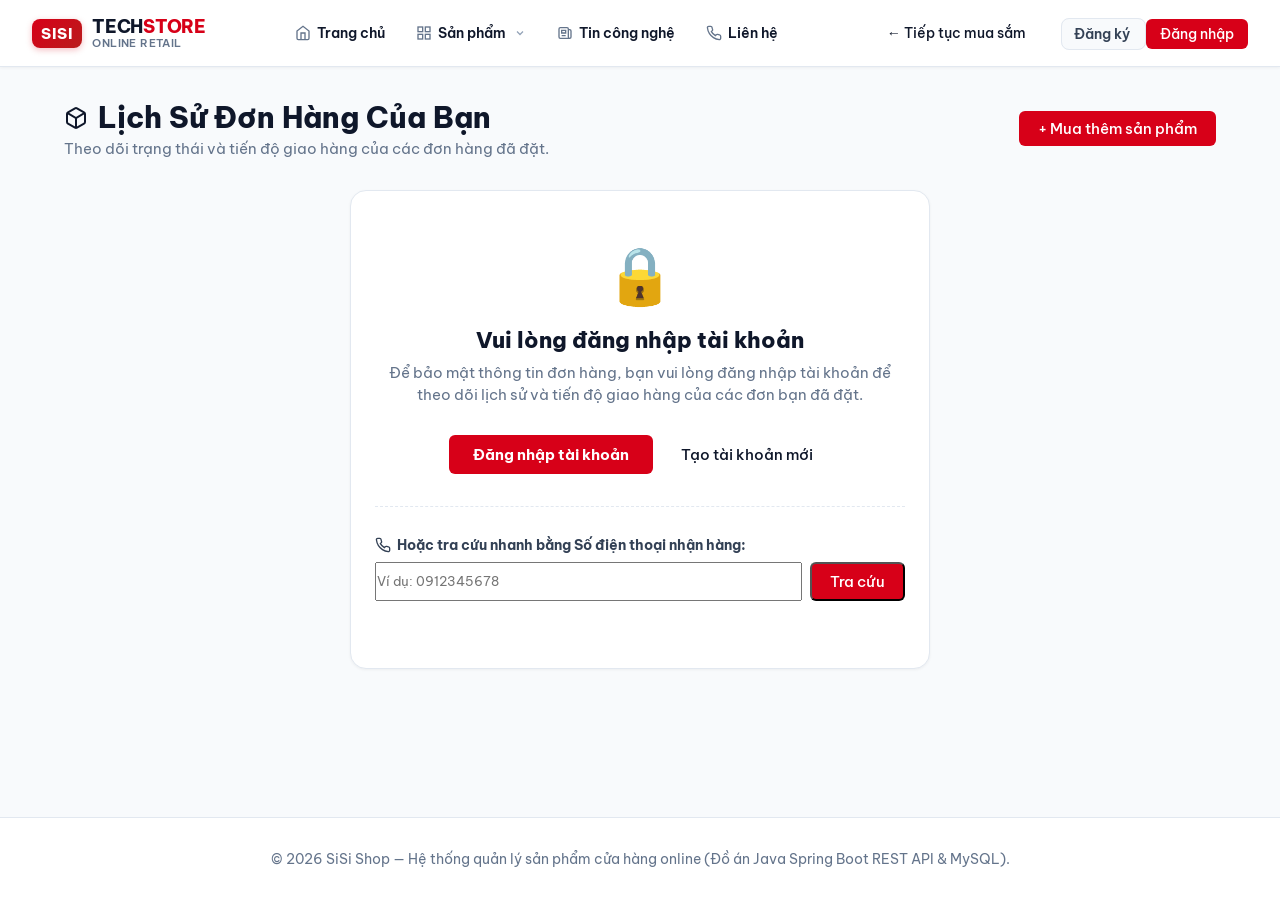
<file: frontend/orders.html>
<!DOCTYPE html>
<html lang="vi">
<head>
  <meta charset="UTF-8">
  <meta name="viewport" content="width=device-width, initial-scale=1.0">
  <title>Đơn Mua Hàng — Hệ thống quản lý sản phẩm cửa hàng online</title>
  <link rel="stylesheet" href="css/style.css">
</head>
<body>

  <!-- NAVBAR -->
  <header class="navbar">
    <div class="nav-container">
      <a href="index.html" class="brand">
        <span class="brand-badge">SISI</span>
        <span class="brand-text-wrap">
          <span class="brand-name">TECH<span>STORE</span></span>
          <span class="brand-tag">Online Retail</span>
        </span>
      </a>

      <!-- MENU ĐIỀU HƯỚNG CHÍNH -->
      <nav class="nav-menu">
        <a href="index.html" class="nav-link">
          <svg class="nav-icon" width="16" height="16" viewBox="0 0 24 24" fill="none" stroke="currentColor" stroke-width="2"><path d="M3 9l9-7 9 7v11a2 2 0 0 1-2 2H5a2 2 0 0 1-2-2z"/><polyline points="9 22 9 12 15 12 15 22"/></svg>
          <span>Trang chủ</span>
        </a>
        
        <div class="nav-dropdown">
          <a href="products.html" class="nav-link">
            <svg class="nav-icon" width="16" height="16" viewBox="0 0 24 24" fill="none" stroke="currentColor" stroke-width="2"><rect x="3" y="3" width="7" height="7"/><rect x="14" y="3" width="7" height="7"/><rect x="14" y="14" width="7" height="7"/><rect x="3" y="14" width="7" height="7"/></svg>
            <span>Sản phẩm</span>
            <svg class="nav-arrow" width="12" height="12" viewBox="0 0 24 24" fill="none" stroke="currentColor" stroke-width="2.5"><polyline points="6 9 12 15 18 9"/></svg>
          </a>
          <div class="mega-menu-dropdown"></div>
        </div>

        <a href="news.html" class="nav-link">
          <svg class="nav-icon" width="16" height="16" viewBox="0 0 24 24" fill="none" stroke="currentColor" stroke-width="2"><path d="M19 20H5a2 2 0 0 1-2-2V6a2 2 0 0 1 2-2h10a2 2 0 0 1 2 2v1m2 13a2 2 0 0 1-2-2V7m2 13a2 2 0 0 0 2-2V9a2 2 0 0 0-2-2h-2m-4-3H9M7 16h6M7 8h6v4H7V8z"/></svg>
          <span>Tin công nghệ</span>
        </a>
        <a href="contact.html" class="nav-link">
          <svg class="nav-icon" width="16" height="16" viewBox="0 0 24 24" fill="none" stroke="currentColor" stroke-width="2"><path d="M22 16.92v3a2 2 0 0 1-2.18 2 19.79 19.79 0 0 1-8.63-3.07 19.5 19.5 0 0 1-6-6 19.79 19.79 0 0 1-3.07-8.67A2 2 0 0 1 4.11 2h3a2 2 0 0 1 2 1.72 12.84 12.84 0 0 0 .7 2.81 2 2 0 0 1-.45 2.11L8.09 9.91a16 16 0 0 0 6 6l1.27-1.27a2 2 0 0 1 2.11-.45 12.84 12.84 0 0 0 2.81.7A2 2 0 0 1 22 16.92z"/></svg>
          <span>Liên hệ</span>
        </a>
      </nav>
      <div class="nav-actions">
        <a href="index.html" class="nav-btn nav-btn-outline" style="color: var(--text-main); font-size: 0.88rem;">&larr; Tiếp tục mua sắm</a>
        <div id="navbar-auth"></div>
      </div>
    </div>
  </header>

  <!-- MAIN -->
  <main class="container">
    <div style="display: flex; justify-content: space-between; align-items: center; margin-bottom: 2rem;">
      <div>
        <h1 style="font-size: 1.8rem; font-weight: 800; display: flex; align-items: center; gap: 10px;">
          <svg width="24" height="24" viewBox="0 0 24 24" fill="none" stroke="currentColor" stroke-width="2"><path d="M21 16V8a2 2 0 0 0-1-1.73l-7-4a2 2 0 0 0-2 0l-7 4A2 2 0 0 0 3 8v8a2 2 0 0 0 1 1.73l7 4a2 2 0 0 0 2 0l7-4A2 2 0 0 0 21 16z"/><polyline points="3.27 6.96 12 12.01 20.73 6.96"/><line x1="12" y1="22.08" x2="12" y2="12"/></svg>
          <span>Lịch Sử Đơn Hàng Của Bạn</span>
        </h1>
        <p style="color: var(--text-muted); font-size: 0.95rem; margin-top: 0.2rem;">Theo dõi trạng thái và tiến độ giao hàng của các đơn hàng đã đặt.</p>
      </div>
      <a href="index.html" class="nav-btn nav-btn-primary">+ Mua thêm sản phẩm</a>
    </div>

    <!-- ORDERS LIST CONTAINER -->
    <div id="ordersContainer" style="display: flex; flex-direction: column; gap: 1.5rem;">
      <p style="text-align: center; color: var(--text-muted); padding: 3rem 0;">Đang tải danh sách đơn hàng...</p>
    </div>
  </main>

  <!-- FOOTER -->
  <footer class="footer">
    <p>© 2026 SiSi Shop — Hệ thống quản lý sản phẩm cửa hàng online (Đồ án Java Spring Boot REST API & MySQL).</p>
  </footer>

  <div id="toast"></div>

  <script src="js/config.js?v=2"></script>
  <script src="js/mega-menu.js"></script>
  <script src="js/orders.js?v=2"></script>
</body>
</html>
</file>
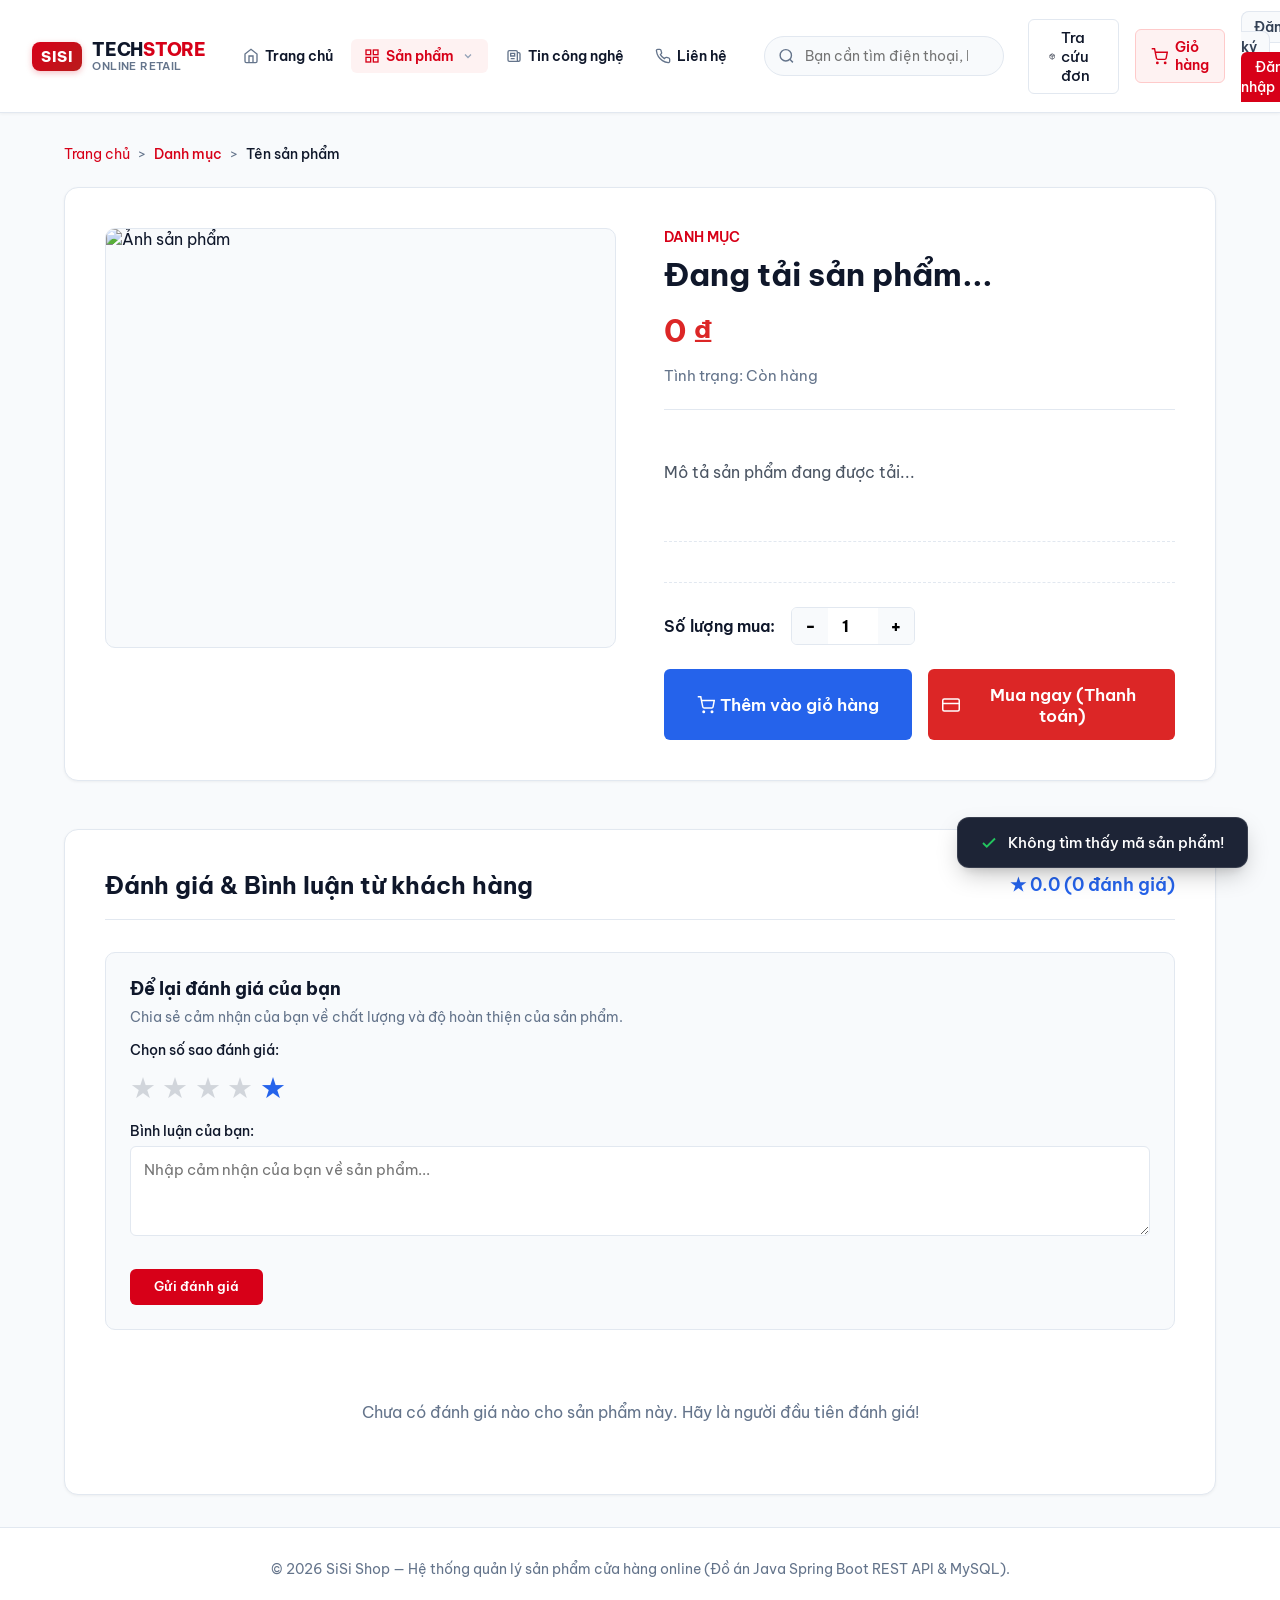
<file: frontend/product-detail.html>
<!DOCTYPE html>
<html lang="vi">
<head>
  <meta charset="UTF-8">
  <meta name="viewport" content="width=device-width, initial-scale=1.0">
  <title>Chi Tiết Sản Phẩm — Hệ thống quản lý sản phẩm cửa hàng online</title>
  <link rel="stylesheet" href="css/style.css">
  <style>
    .variant-chip {
      padding: 8px 16px;
      border: 1.5px solid var(--border-color, #cbd5e1);
      background: white;
      border-radius: 8px;
      font-size: 0.88rem;
      font-weight: 600;
      color: var(--text-main, #1e293b);
      cursor: pointer;
      transition: all 0.2s ease;
      display: inline-flex;
      align-items: center;
      gap: 6px;
      user-select: none;
    }
    .variant-chip:hover {
      border-color: #2563eb;
      color: #2563eb;
      background: #f8fafc;
      transform: translateY(-1px);
    }
    .variant-chip.active {
      border-color: #2563eb;
      background: #eff6ff;
      color: #1d4ed8;
      font-weight: 700;
      box-shadow: 0 0 0 1px #2563eb;
    }
  </style>
</head>
<body>

  <!-- NAVBAR -->
  <header class="navbar">
    <div class="nav-container">
      <a href="index.html" class="brand">
        <span class="brand-badge">SISI</span>
        <span class="brand-text-wrap">
          <span class="brand-name">TECH<span>STORE</span></span>
          <span class="brand-tag">Online Retail</span>
        </span>
      </a>

      <!-- MENU ĐIỀU HƯỚNG CHÍNH -->
      <nav class="nav-menu">
        <a href="index.html" class="nav-link">
          <svg class="nav-icon" width="16" height="16" viewBox="0 0 24 24" fill="none" stroke="currentColor" stroke-width="2"><path d="M3 9l9-7 9 7v11a2 2 0 0 1-2 2H5a2 2 0 0 1-2-2z"/><polyline points="9 22 9 12 15 12 15 22"/></svg>
          <span>Trang chủ</span>
        </a>
        
        <div class="nav-dropdown">
          <a href="products.html" class="nav-link active">
            <svg class="nav-icon" width="16" height="16" viewBox="0 0 24 24" fill="none" stroke="currentColor" stroke-width="2"><rect x="3" y="3" width="7" height="7"/><rect x="14" y="3" width="7" height="7"/><rect x="14" y="14" width="7" height="7"/><rect x="3" y="14" width="7" height="7"/></svg>
            <span>Sản phẩm</span>
            <svg class="nav-arrow" width="12" height="12" viewBox="0 0 24 24" fill="none" stroke="currentColor" stroke-width="2.5"><polyline points="6 9 12 15 18 9"/></svg>
          </a>
          <div class="mega-menu-dropdown"></div>
        </div>

        <a href="news.html" class="nav-link">
          <svg class="nav-icon" width="16" height="16" viewBox="0 0 24 24" fill="none" stroke="currentColor" stroke-width="2"><path d="M19 20H5a2 2 0 0 1-2-2V6a2 2 0 0 1 2-2h10a2 2 0 0 1 2 2v1m2 13a2 2 0 0 1-2-2V7m2 13a2 2 0 0 0 2-2V9a2 2 0 0 0-2-2h-2m-4-3H9M7 16h6M7 8h6v4H7V8z"/></svg>
          <span>Tin công nghệ</span>
        </a>
        <a href="contact.html" class="nav-link">
          <svg class="nav-icon" width="16" height="16" viewBox="0 0 24 24" fill="none" stroke="currentColor" stroke-width="2"><path d="M22 16.92v3a2 2 0 0 1-2.18 2 19.79 19.79 0 0 1-8.63-3.07 19.5 19.5 0 0 1-6-6 19.79 19.79 0 0 1-3.07-8.67A2 2 0 0 1 4.11 2h3a2 2 0 0 1 2 1.72 12.84 12.84 0 0 0 .7 2.81 2 2 0 0 1-.45 2.11L8.09 9.91a16 16 0 0 0 6 6l1.27-1.27a2 2 0 0 1 2.11-.45 12.84 12.84 0 0 0 2.81.7A2 2 0 0 1 22 16.92z"/></svg>
          <span>Liên hệ</span>
        </a>
      </nav>

      <div class="search-bar">
        <svg class="search-icon" width="17" height="17" viewBox="0 0 24 24" fill="none" stroke="currentColor" stroke-width="2"><circle cx="11" cy="11" r="8"/><line x1="21" y1="21" x2="16.65" y2="16.65"/></svg>
        <input type="text" placeholder="Bạn cần tìm điện thoại, laptop, phụ kiện gì..." onkeydown="if(event.key==='Enter') window.location.href='products.html?q=' + encodeURIComponent(this.value)">
      </div>

      <div class="nav-actions">
        <a href="orders.html" class="nav-btn nav-btn-outline" style="border: 1px solid var(--border-color); color: var(--text-main); display: inline-flex; align-items: center; gap: 6px;">
          <svg width="15" height="15" viewBox="0 0 24 24" fill="none" stroke="currentColor" stroke-width="2"><line x1="16.5" y1="9.4" x2="7.5" y2="4.21"/><path d="M21 16V8a2 2 0 0 0-1-1.73l-7-4a2 2 0 0 0-2 0l-7 4A2 2 0 0 0 3 8v8a2 2 0 0 0 1 1.73l7 4a2 2 0 0 0 2 0l7-4A2 2 0 0 0 21 16z"/><polyline points="3.27 6.96 12 12.01 20.73 6.96"/><line x1="12" y1="22.08" x2="12" y2="12"/></svg>
          <span>Tra cứu đơn</span>
        </a>
        <a href="checkout.html" class="cart-btn-nav" style="text-decoration: none;" title="Xem giỏ hàng & thanh toán">
          <svg width="17" height="17" viewBox="0 0 24 24" fill="none" stroke="currentColor" stroke-width="2"><circle cx="9" cy="21" r="1"/><circle cx="20" cy="21" r="1"/><path d="M1 1h4l2.68 13.39a2 2 0 0 0 2 1.61h9.72a2 2 0 0 0 2-1.61L23 6H6"/></svg>
          <span>Giỏ hàng</span>
          <span class="cart-count-badge" style="display: none;">0</span>
        </a>
        <div id="navbar-auth">
          <a href="login.html?tab=register" class="nav-btn" style="border: 1px solid var(--border-color); color: var(--text-main);">Đăng ký</a>
          <a href="login.html?tab=login" class="nav-btn nav-btn-primary">Đăng nhập</a>
        </div>
      </div>
    </div>
  </header>

  <!-- MAIN CONTAINER -->
  <main class="container">
    <!-- BREADCRUMB -->
    <nav class="breadcrumb">
      <a href="index.html">Trang chủ</a> &gt;
      <a href="index.html" id="breadcrumbCategory" style="color: var(--primary-color); text-decoration: none; font-weight: 500;">Danh mục</a> &gt;
      <span id="breadcrumbName" style="color: var(--text-main); font-weight: 500;">Tên sản phẩm</span>
    </nav>

    <!-- PRODUCT DETAIL LAYOUT -->
    <section class="detail-layout" id="productDetailContainer">
      <!-- LEFT: IMAGE GALLERY (ProductImage) -->
      <div class="gallery-container">
        <div class="main-img-box">
          <img id="mainProductImg" src="https://images.unsplash.com/photo-1523275335684-37898b6baf30?w=600&auto=format&fit=crop&q=80" alt="Ảnh sản phẩm">
        </div>
        <div class="thumb-strip" id="thumbnailStrip">
          <!-- Thumbnails loaded dynamically from ProductImage -->
        </div>
      </div>

      <!-- RIGHT: PRODUCT INFO -->
      <div class="detail-info">
        <a href="index.html" class="detail-cat" id="productCategory" style="text-decoration: none; cursor: pointer; display: inline-block;" title="Xem các sản phẩm cùng danh mục">DANH MỤC</a>
        <h1 class="detail-name" id="productName">Đang tải sản phẩm...</h1>
        <div class="detail-price" id="productPrice">0 ₫</div>
        <div class="detail-stock" id="productStock">Tình trạng: Còn hàng</div>
        
        <p class="detail-desc" id="productDescription">
          Mô tả sản phẩm đang được tải...
        </p>

        <!-- KHỐI CHỌN THUỘC TÍNH: MÀU SẮC & PHIÊN BẢN/DUNG LƯỢNG -->
        <div id="productVariantsContainer" style="margin: 1.5rem 0; border-top: 1px dashed var(--border-color); border-bottom: 1px dashed var(--border-color); padding: 1.25rem 0;">
          <!-- 1. Chọn Màu Sắc -->
          <div id="colorSelectSection" style="margin-bottom: 1.25rem; display: none;">
            <div style="font-weight: 700; font-size: 0.95rem; margin-bottom: 0.6rem; display: flex; align-items: center; justify-content: space-between;">
              <span style="display: flex; align-items: center; gap: 6px;">
                <span>🎨</span> Chọn màu sắc:
              </span>
              <span id="selectedColorLabel" style="color: #2563eb; font-weight: 800; font-size: 0.95rem;"></span>
            </div>
            <div id="colorChipsList" style="display: flex; gap: 8px; flex-wrap: wrap;"></div>
          </div>

          <!-- 2. Chọn Dung Lượng / Phiên Bản -->
          <div id="storageSelectSection" style="display: none;">
            <div style="font-weight: 700; font-size: 0.95rem; margin-bottom: 0.6rem; display: flex; align-items: center; justify-content: space-between;">
              <span style="display: flex; align-items: center; gap: 6px;">
                <span>💾</span> Chọn dung lượng / phiên bản:
              </span>
              <span id="selectedStorageLabel" style="color: #2563eb; font-weight: 800; font-size: 0.95rem;"></span>
            </div>
            <div id="storageChipsList" style="display: flex; gap: 8px; flex-wrap: wrap;"></div>
          </div>
        </div>

        <div style="display: flex; align-items: center; gap: 1rem; margin-bottom: 1.5rem;">
          <span style="font-weight: 600;">Số lượng mua:</span>
          <div style="display: flex; align-items: center; border: 1px solid var(--border-color); border-radius: 6px; overflow: hidden; background: white;">
            <button onclick="changeDetailQty(-1)" style="width: 36px; height: 36px; border: none; background: #f8fafc; cursor: pointer; font-size: 1.1rem; font-weight: 700;">-</button>
            <input type="number" id="detailQuantityInput" value="1" min="1" style="width: 50px; text-align: center; border: none; font-size: 1rem; font-weight: 700; outline: none;" readonly>
            <button onclick="changeDetailQty(1)" style="width: 36px; height: 36px; border: none; background: #f8fafc; cursor: pointer; font-size: 1.1rem; font-weight: 700;">+</button>
          </div>
        </div>

        <div class="detail-actions">
          <button class="btn-buy" style="background: #2563eb;" onclick="handleDetailAddToCart()">
            <svg width="18" height="18" viewBox="0 0 24 24" fill="none" stroke="currentColor" stroke-width="2"><circle cx="9" cy="21" r="1"/><circle cx="20" cy="21" r="1"/><path d="M1 1h4l2.68 13.39a2 2 0 0 0 2 1.61h9.72a2 2 0 0 0 2-1.61L23 6H6"/></svg>
            <span>Thêm vào giỏ hàng</span>
          </button>
          <button class="btn-buy" style="background: #dc2626;" onclick="handleDetailBuyNow()">
            <svg width="18" height="18" viewBox="0 0 24 24" fill="none" stroke="currentColor" stroke-width="2"><rect x="1" y="4" width="22" height="16" rx="2" ry="2"/><line x1="1" y1="10" x2="23" y2="10"/></svg>
            <span>Mua ngay (Thanh toán)</span>
          </button>
        </div>
      </div>
    </section>

    <!-- REVIEWS SECTION -->
    <section class="reviews-section">
      <div class="reviews-header">
        <h2 class="section-title">Đánh giá & Bình luận từ khách hàng</h2>
        <span id="reviewCountBadge" style="font-weight: 600; color: var(--accent-color); font-size: 1.1rem;">
          ★ 0.0 (0 đánh giá)
        </span>
      </div>

      <!-- FORM GỬI ĐÁNH GIÁ MỚI -->
      <div class="review-form-card">
        <h3 style="margin-bottom: 0.5rem; font-size: 1.1rem;">Để lại đánh giá của bạn</h3>
        <p style="font-size: 0.85rem; color: var(--text-muted); margin-bottom: 0.8rem;">
          Chia sẻ cảm nhận của bạn về chất lượng và độ hoàn thiện của sản phẩm.
        </p>
        
        <form id="formReview" onsubmit="handleReviewSubmit(event)">
          <label style="font-size: 0.9rem; font-weight: 500;">Chọn số sao đánh giá:</label>
          <div class="star-rating-select" id="starSelector">
            <span data-star="1" onclick="setRating(1)">★</span>
            <span data-star="2" onclick="setRating(2)">★</span>
            <span data-star="3" onclick="setRating(3)">★</span>
            <span data-star="4" onclick="setRating(4)">★</span>
            <span data-star="5" onclick="setRating(5)" class="active">★</span>
          </div>
          <input type="hidden" id="reviewRatingInput" value="5">

          <div class="form-group" style="margin-bottom: 0.8rem;">
            <label class="form-label" for="reviewComment">Bình luận của bạn:</label>
            <textarea id="reviewComment" class="review-textarea" placeholder="Nhập cảm nhận của bạn về sản phẩm..." required></textarea>
          </div>

          <button type="submit" class="btn-submit-review" id="btnSubmitReview">
            Gửi đánh giá
          </button>
        </form>
      </div>

      <!-- DANH SÁCH REVIEW (Review List) -->
      <div class="review-list" id="reviewList">
        <p style="text-align: center; color: var(--text-muted); padding: 2rem 0;">
          Chưa có đánh giá nào cho sản phẩm này. Hãy là người đầu tiên đánh giá!
        </p>
      </div>
    </section>
  </main>

  <!-- FOOTER -->
  <footer class="footer">
    <p>© 2026 SiSi Shop — Hệ thống quản lý sản phẩm cửa hàng online (Đồ án Java Spring Boot REST API & MySQL).</p>
  </footer>

  <div id="toast"></div>

  <script src="js/config.js"></script>
  <script src="js/cart.js"></script>
  <script src="js/mega-menu.js"></script>
  <script src="js/product-detail.js"></script>
</body>
</html>
</file>
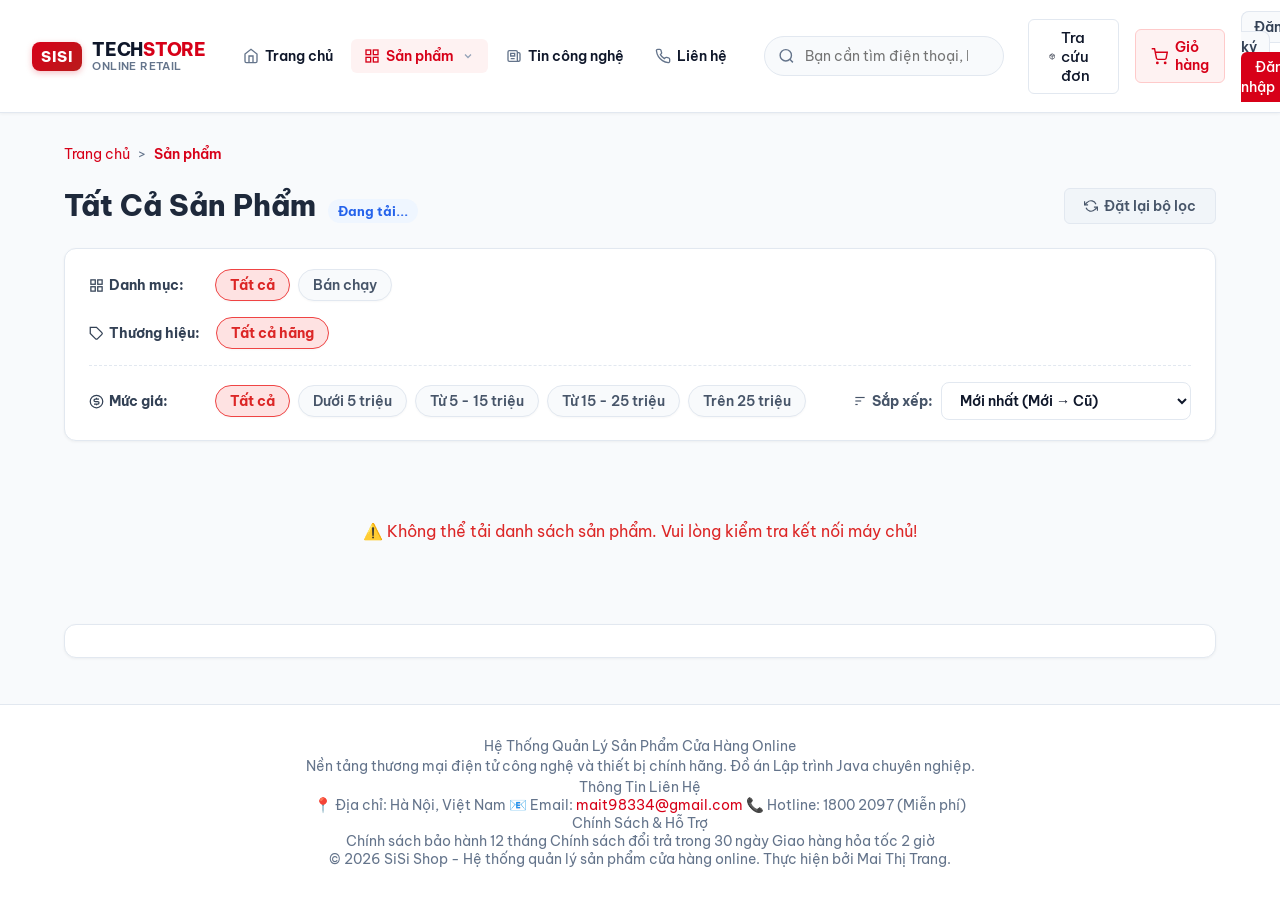
<file: frontend/products.html>
<!DOCTYPE html>
<html lang="vi">
<head>
  <meta charset="UTF-8">
  <meta name="viewport" content="width=device-width, initial-scale=1.0">
  <title>Danh Sách Sản Phẩm - Hệ Thống Quản Lý Sản Phẩm Cửa Hàng Online</title>
  <link rel="stylesheet" href="css/style.css">
  <style>
    .filter-wrapper {
      background: white;
      border: 1px solid var(--border-color);
      border-radius: 12px;
      padding: 1.25rem 1.5rem;
      margin-bottom: 2rem;
      box-shadow: var(--shadow-sm);
    }
    .filter-row {
      display: flex;
      align-items: center;
      flex-wrap: wrap;
      gap: 1rem;
      margin-bottom: 1rem;
    }
    .filter-row:last-child {
      margin-bottom: 0;
      padding-top: 1rem;
      border-top: 1px dashed var(--border-color);
    }
    .filter-label {
      font-weight: 700;
      font-size: 0.9rem;
      color: #334155;
      min-width: 110px;
      display: flex;
      align-items: center;
      gap: 5px;
    }
    .filter-pills {
      display: flex;
      flex-wrap: wrap;
      gap: 0.5rem;
      flex: 1;
    }
    .filter-pill {
      display: inline-flex;
      align-items: center;
      gap: 6px;
      border: 1px solid var(--border-color);
      background: #f8fafc;
      color: #475569;
      padding: 6px 14px;
      border-radius: 9999px;
      font-size: 0.85rem;
      font-weight: 600;
      cursor: pointer;
      transition: all 0.15s;
      text-decoration: none !important;
      box-shadow: 0 1px 2px rgba(0, 0, 0, 0.03);
    }
    .filter-pill svg {
      color: #64748b;
      transition: color 0.15s;
      flex-shrink: 0;
    }
    .filter-pill:hover, .filter-pill.active {
      background: #fee2e2;
      border-color: #ef4444;
      color: #dc2626;
      font-weight: 700;
    }
    .filter-pill:hover svg, .filter-pill.active svg {
      color: #dc2626;
    }
    .filter-select {
      padding: 8px 14px;
      border: 1px solid var(--border-color);
      border-radius: 8px;
      background: white;
      font-size: 0.88rem;
      font-weight: 600;
      color: var(--text-main);
      cursor: pointer;
      outline: none;
    }
    .filter-select:focus {
      border-color: var(--primary-color);
    }
    .product-counter-badge {
      background: #eff6ff;
      color: #2563eb;
      font-size: 0.82rem;
      font-weight: 700;
      padding: 4px 10px;
      border-radius: 9999px;
      margin-left: 8px;
    }
  </style>
</head>
<body>

  <!-- NAVBAR -->
  <header class="navbar">
    <div class="nav-container">
      <a href="index.html" class="brand">
        <span class="brand-badge">SISI</span>
        <span class="brand-text-wrap">
          <span class="brand-name">TECH<span>STORE</span></span>
          <span class="brand-tag">Online Retail</span>
        </span>
      </a>

      <!-- MENU ĐIỀU HƯỚNG CHÍNH -->
      <nav class="nav-menu">
        <a href="index.html" class="nav-link">
          <svg class="nav-icon" width="16" height="16" viewBox="0 0 24 24" fill="none" stroke="currentColor" stroke-width="2"><path d="M3 9l9-7 9 7v11a2 2 0 0 1-2 2H5a2 2 0 0 1-2-2z"/><polyline points="9 22 9 12 15 12 15 22"/></svg>
          <span>Trang chủ</span>
        </a>
        
        <div class="nav-dropdown">
          <a href="products.html" class="nav-link active">
            <svg class="nav-icon" width="16" height="16" viewBox="0 0 24 24" fill="none" stroke="currentColor" stroke-width="2"><rect x="3" y="3" width="7" height="7"/><rect x="14" y="3" width="7" height="7"/><rect x="14" y="14" width="7" height="7"/><rect x="3" y="14" width="7" height="7"/></svg>
            <span>Sản phẩm</span>
            <svg class="nav-arrow" width="12" height="12" viewBox="0 0 24 24" fill="none" stroke="currentColor" stroke-width="2.5"><polyline points="6 9 12 15 18 9"/></svg>
          </a>
          <div class="mega-menu-dropdown"></div>
        </div>

        <a href="news.html" class="nav-link">
          <svg class="nav-icon" width="16" height="16" viewBox="0 0 24 24" fill="none" stroke="currentColor" stroke-width="2"><path d="M19 20H5a2 2 0 0 1-2-2V6a2 2 0 0 1 2-2h10a2 2 0 0 1 2 2v1m2 13a2 2 0 0 1-2-2V7m2 13a2 2 0 0 0 2-2V9a2 2 0 0 0-2-2h-2m-4-3H9M7 16h6M7 8h6v4H7V8z"/></svg>
          <span>Tin công nghệ</span>
        </a>
        <a href="contact.html" class="nav-link">
          <svg class="nav-icon" width="16" height="16" viewBox="0 0 24 24" fill="none" stroke="currentColor" stroke-width="2"><path d="M22 16.92v3a2 2 0 0 1-2.18 2 19.79 19.79 0 0 1-8.63-3.07 19.5 19.5 0 0 1-6-6 19.79 19.79 0 0 1-3.07-8.67A2 2 0 0 1 4.11 2h3a2 2 0 0 1 2 1.72 12.84 12.84 0 0 0 .7 2.81 2 2 0 0 1-.45 2.11L8.09 9.91a16 16 0 0 0 6 6l1.27-1.27a2 2 0 0 1 2.11-.45 12.84 12.84 0 0 0 2.81.7A2 2 0 0 1 22 16.92z"/></svg>
          <span>Liên hệ</span>
        </a>
      </nav>

      <div class="search-bar">
        <svg class="search-icon" id="searchIconBtn" width="17" height="17" viewBox="0 0 24 24" fill="none" stroke="currentColor" stroke-width="2" style="cursor: pointer;" title="Tìm kiếm"><circle cx="11" cy="11" r="8"/><line x1="21" y1="21" x2="16.65" y2="16.65"/></svg>
        <input type="text" id="searchInput" placeholder="Bạn cần tìm điện thoại, laptop, phụ kiện gì..." autocomplete="off">
      </div>

      <div class="nav-actions">
        <a href="orders.html" class="nav-btn nav-btn-outline" style="border: 1px solid var(--border-color); color: var(--text-main); display: inline-flex; align-items: center; gap: 6px;">
          <svg width="15" height="15" viewBox="0 0 24 24" fill="none" stroke="currentColor" stroke-width="2"><line x1="16.5" y1="9.4" x2="7.5" y2="4.21"/><path d="M21 16V8a2 2 0 0 0-1-1.73l-7-4a2 2 0 0 0-2 0l-7 4A2 2 0 0 0 3 8v8a2 2 0 0 0 1 1.73l7 4a2 2 0 0 0 2 0l7-4A2 2 0 0 0 21 16z"/><polyline points="3.27 6.96 12 12.01 20.73 6.96"/><line x1="12" y1="22.08" x2="12" y2="12"/></svg>
          <span>Tra cứu đơn</span>
        </a>
        <a href="checkout.html" class="cart-btn-nav" style="text-decoration: none;" title="Xem giỏ hàng & thanh toán">
          <svg width="17" height="17" viewBox="0 0 24 24" fill="none" stroke="currentColor" stroke-width="2"><circle cx="9" cy="21" r="1"/><circle cx="20" cy="21" r="1"/><path d="M1 1h4l2.68 13.39a2 2 0 0 0 2 1.61h9.72a2 2 0 0 0 2-1.61L23 6H6"/></svg>
          <span>Giỏ hàng</span>
          <span class="cart-count-badge" style="display: none;">0</span>
        </a>
        <div id="navbar-auth">
          <a href="login.html?tab=register" class="nav-btn" style="border: 1px solid var(--border-color); color: var(--text-main);">Đăng ký</a>
          <a href="login.html?tab=login" class="nav-btn nav-btn-primary">Đăng nhập</a>
        </div>
      </div>
    </div>
  </header>

  <!-- MAIN CONTAINER -->
  <main class="container">
    
    <!-- BREADCRUMB -->
    <nav class="breadcrumb" style="margin-bottom: 1.5rem;">
      <a href="index.html">Trang chủ</a> &gt;
      <a href="products.html" style="color: var(--primary-color); text-decoration: none; font-weight: 600;">Sản phẩm</a>
      <span id="breadcrumbSub"></span>
    </nav>

    <!-- TIÊU ĐỀ TRANG -->
    <div style="display: flex; justify-content: space-between; align-items: center; margin-bottom: 1.5rem; flex-wrap: wrap; gap: 1rem;">
      <div>
        <h1 id="pageTitle" style="font-size: 1.8rem; font-weight: 800; color: #1e293b; margin: 0; display: inline-flex; align-items: center;">
          Tất Cả Sản Phẩm
        </h1>
        <span id="pageSubtitle" class="product-counter-badge">Đang tải...</span>
      </div>
      <button onclick="resetAllFilters()" class="nav-btn" style="background: #f1f5f9; border: 1px solid var(--border-color); color: #475569; font-size: 0.85rem; font-weight: 600; display: inline-flex; align-items: center; gap: 6px;">
        <svg width="14" height="14" viewBox="0 0 24 24" fill="none" stroke="currentColor" stroke-width="2"><polyline points="1 4 1 10 7 10"/><polyline points="23 20 23 14 17 14"/><path d="M20.49 9A9 9 0 0 0 5.64 5.64L1 10m22 4l-4.64 4.36A9 9 0 0 1 3.51 15"/></svg>
        <span>Đặt lại bộ lọc</span>
      </button>
    </div>

    <!-- BỘ LỌC ĐA NĂNG PHONG CÁCH CELLPHONES -->
    <div class="filter-wrapper">
      
      <!-- HÀNG 1: DANH MỤC NHANH -->
      <div class="filter-row">
        <div class="filter-label">
          <svg width="15" height="15" viewBox="0 0 24 24" fill="none" stroke="currentColor" stroke-width="2"><rect x="3" y="3" width="7" height="7"/><rect x="14" y="3" width="7" height="7"/><rect x="14" y="14" width="7" height="7"/><rect x="3" y="14" width="7" height="7"/></svg>
          <span>Danh mục:</span>
        </div>
        <div class="filter-pills" id="categoryPills">
          <button class="filter-pill active" onclick="setCategoryFilter('all', this)">Tất cả</button>
          <button class="filter-pill" onclick="setCategoryFilter('hot', this)">Bán chạy</button>
        </div>
      </div>

      <!-- HÀNG 2: THƯƠNG HIỆU / HÃNG -->
      <div class="filter-row">
        <div class="filter-label">
          <svg width="15" height="15" viewBox="0 0 24 24" fill="none" stroke="currentColor" stroke-width="2"><path d="M20.59 13.41l-7.17 7.17a2 2 0 0 1-2.83 0L2 12V2h10l8.59 8.59a2 2 0 0 1 0 2.82z"/><line x1="7" y1="7" x2="7.01" y2="7"/></svg>
          <span>Thương hiệu:</span>
        </div>
        <div class="filter-pills" id="brandPills">
          <button class="filter-pill active" onclick="setBrandFilter('all', this)">Tất cả hãng</button>
        </div>
      </div>

      <!-- HÀNG 3: MỨC GIÁ & SẮP XẾP -->
      <div class="filter-row">
        <div class="filter-label">
          <svg width="15" height="15" viewBox="0 0 24 24" fill="none" stroke="currentColor" stroke-width="2"><circle cx="12" cy="12" r="10"/><path d="M16 8h-6a2 2 0 1 0 0 4h4a2 2 0 1 1 0 4H8"/><line x1="12" y1="6" x2="12" y2="8"/><line x1="12" y1="16" x2="12" y2="18"/></svg>
          <span>Mức giá:</span>
        </div>
        <div class="filter-pills">
          <button class="filter-pill active" onclick="setPriceFilter('all', this)">Tất cả</button>
          <button class="filter-pill" onclick="setPriceFilter('under5m', this)">Dưới 5 triệu</button>
          <button class="filter-pill" onclick="setPriceFilter('5to15m', this)">Từ 5 - 15 triệu</button>
          <button class="filter-pill" onclick="setPriceFilter('15to25m', this)">Từ 15 - 25 triệu</button>
          <button class="filter-pill" onclick="setPriceFilter('above25m', this)">Trên 25 triệu</button>
        </div>

        <div style="display: flex; align-items: center; gap: 8px; margin-left: auto;">
          <span style="font-size: 0.88rem; font-weight: 700; color: #475569; display: inline-flex; align-items: center; gap: 5px;">
            <svg width="14" height="14" viewBox="0 0 24 24" fill="none" stroke="currentColor" stroke-width="2"><line x1="4" y1="6" x2="20" y2="6"/><line x1="4" y1="12" x2="14" y2="12"/><line x1="4" y1="18" x2="8" y2="18"/></svg>
            <span>Sắp xếp:</span>
          </span>
          <select id="sortSelect" class="filter-select" onchange="applyFilters()">
            <option value="default">Mới nhất (Mới → Cũ)</option>
            <option value="oldest">Cũ nhất (Cũ → Mới)</option>
            <option value="bestseller">Bán chạy nhất (Hot)</option>
            <option value="discount">Khuyến mãi nhiều nhất (Sale)</option>
            <option value="price-asc">Giá: Thấp đến Cao</option>
            <option value="price-desc">Giá: Cao đến Thấp</option>
            <option value="name-asc">Tên sản phẩm: A → Z</option>
          </select>
        </div>
      </div>

    </div>

    <!-- PHÂN TRANG TRÊN (TOP) -->
    <div id="customerPaginationWrapTop" class="pagination-bar" style="margin-bottom: 1.5rem; border-radius: 12px; border: 1px solid var(--border-color); box-shadow: var(--shadow-sm); display: none;"></div>

    <!-- DANH SÁCH LƯỚI SẢN PHẨM -->
    <div class="product-grid" id="productsGrid">
      <div style="grid-column: 1 / -1; text-align: center; padding: 3rem; color: var(--text-muted);">
        Đang tải dữ liệu sản phẩm từ hệ thống...
      </div>
    </div>

    <!-- PHÂN TRANG KHÁCH HÀNG (DƯỚI) -->
    <div id="customerPaginationWrap" class="pagination-bar" style="margin-top: 2.2rem; border-radius: 12px; border: 1px solid var(--border-color); box-shadow: var(--shadow-sm);"></div>

  </main>

  <!-- FOOTER -->
  <footer class="footer">
    <div class="footer-container">
      <div class="footer-col">
        <div class="footer-title">Hệ Thống Quản Lý Sản Phẩm Cửa Hàng Online</div>
        <p style="color: var(--text-muted); font-size: 0.9rem; line-height: 1.6;">
          Nền tảng thương mại điện tử công nghệ và thiết bị chính hãng. Đồ án Lập trình Java chuyên nghiệp.
        </p>
      </div>
      <div class="footer-col">
        <div class="footer-title">Thông Tin Liên Hệ</div>
        <div class="footer-links">
          <span>📍 Địa chỉ: Hà Nội, Việt Nam</span>
          <span>📧 Email: <a href="mailto:mait98334@gmail.com" style="color:var(--primary-color);">mait98334@gmail.com</a></span>
          <span>📞 Hotline: 1800 2097 (Miễn phí)</span>
        </div>
      </div>
      <div class="footer-col">
        <div class="footer-title">Chính Sách & Hỗ Trợ</div>
        <div class="footer-links">
          <a href="#">Chính sách bảo hành 12 tháng</a>
          <a href="#">Chính sách đổi trả trong 30 ngày</a>
          <a href="#">Giao hàng hỏa tốc 2 giờ</a>
        </div>
      </div>
    </div>
    <div class="footer-bottom">
      &copy; 2026 SiSi Shop - Hệ thống quản lý sản phẩm cửa hàng online. Thực hiện bởi Mai Thị Trang.
    </div>
  </footer>

  <div id="toast"></div>

  <script src="js/config.js"></script>
  <script src="js/cart.js"></script>
  <script src="js/mega-menu.js"></script>
  <script src="js/products.js"></script>
</body>
</html>
</file>
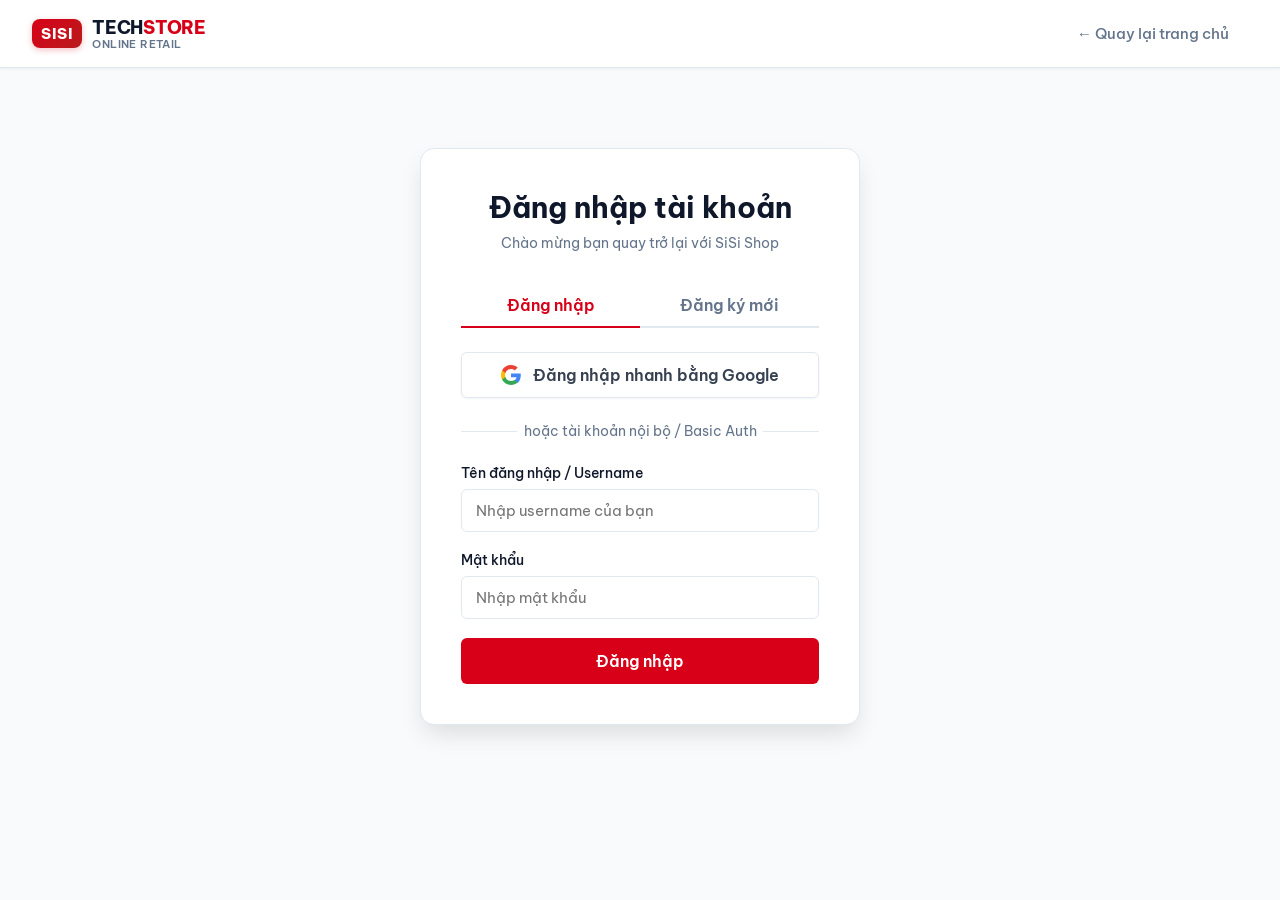
<file: frontend/profile.html>
<!DOCTYPE html>
<html lang="vi">
<head>
  <meta charset="UTF-8">
  <meta name="viewport" content="width=device-width, initial-scale=1.0">
  <title>Thông Tin Tài Khoản — Hệ thống quản lý sản phẩm cửa hàng online</title>
  <link rel="stylesheet" href="css/style.css">
  <style>
    .profile-layout {
      display: grid;
      grid-template-columns: 320px 1fr;
      gap: 2rem;
      margin-top: 2rem;
    }
    @media (max-width: 860px) {
      .profile-layout {
        grid-template-columns: 1fr;
      }
    }
    .profile-card {
      background: white;
      border: 1px solid var(--border-color);
      border-radius: var(--radius-lg);
      padding: 2rem;
      box-shadow: var(--shadow-sm);
    }
    .avatar-wrap {
      width: 96px;
      height: 96px;
      border-radius: 50%;
      background: linear-gradient(135deg, #3b82f6, #1d4ed8);
      color: white;
      font-size: 3rem;
      display: flex;
      align-items: center;
      justify-content: center;
      margin: 0 auto 1.2rem;
      box-shadow: 0 4px 12px rgba(59, 130, 246, 0.3);
    }
    .avatar-admin {
      background: linear-gradient(135deg, #ef4444, #b91c1c);
      box-shadow: 0 4px 12px rgba(239, 68, 68, 0.3);
    }
    .user-stat-card {
      background: #f8fafc;
      border: 1px solid var(--border-color);
      border-radius: 12px;
      padding: 1.2rem;
      text-align: center;
    }
    .user-stat-val {
      font-size: 1.5rem;
      font-weight: 800;
      color: #2563eb;
      margin-top: 0.3rem;
    }
    .privilege-item {
      display: flex;
      align-items: flex-start;
      gap: 0.8rem;
      padding: 0.8rem 0;
      border-bottom: 1px dashed var(--border-color);
      font-size: 0.92rem;
    }
    .privilege-item:last-child {
      border-bottom: none;
    }
  </style>
</head>
<body>

  <!-- NAVBAR -->
  <header class="navbar">
    <div class="nav-container">
      <a href="index.html" class="brand">
        <span class="brand-badge">SISI</span>
        <span class="brand-text-wrap">
          <span class="brand-name">TECH<span>STORE</span></span>
          <span class="brand-tag">Online Retail</span>
        </span>
      </a>

      <!-- MENU ĐIỀU HƯỚNG CHÍNH -->
      <nav class="nav-menu">
        <a href="index.html" class="nav-link">
          <svg class="nav-icon" width="16" height="16" viewBox="0 0 24 24" fill="none" stroke="currentColor" stroke-width="2"><path d="M3 9l9-7 9 7v11a2 2 0 0 1-2 2H5a2 2 0 0 1-2-2z"/><polyline points="9 22 9 12 15 12 15 22"/></svg>
          <span>Trang chủ</span>
        </a>
        
        <div class="nav-dropdown">
          <a href="products.html" class="nav-link">
            <svg class="nav-icon" width="16" height="16" viewBox="0 0 24 24" fill="none" stroke="currentColor" stroke-width="2"><rect x="3" y="3" width="7" height="7"/><rect x="14" y="3" width="7" height="7"/><rect x="14" y="14" width="7" height="7"/><rect x="3" y="14" width="7" height="7"/></svg>
            <span>Sản phẩm</span>
            <svg class="nav-arrow" width="12" height="12" viewBox="0 0 24 24" fill="none" stroke="currentColor" stroke-width="2.5"><polyline points="6 9 12 15 18 9"/></svg>
          </a>
          <div class="mega-menu-dropdown"></div>
        </div>

        <a href="news.html" class="nav-link">
          <svg class="nav-icon" width="16" height="16" viewBox="0 0 24 24" fill="none" stroke="currentColor" stroke-width="2"><path d="M19 20H5a2 2 0 0 1-2-2V6a2 2 0 0 1 2-2h10a2 2 0 0 1 2 2v1m2 13a2 2 0 0 1-2-2V7m2 13a2 2 0 0 0 2-2V9a2 2 0 0 0-2-2h-2m-4-3H9M7 16h6M7 8h6v4H7V8z"/></svg>
          <span>Tin công nghệ</span>
        </a>
        <a href="contact.html" class="nav-link">
          <svg class="nav-icon" width="16" height="16" viewBox="0 0 24 24" fill="none" stroke="currentColor" stroke-width="2"><path d="M22 16.92v3a2 2 0 0 1-2.18 2 19.79 19.79 0 0 1-8.63-3.07 19.5 19.5 0 0 1-6-6 19.79 19.79 0 0 1-3.07-8.67A2 2 0 0 1 4.11 2h3a2 2 0 0 1 2 1.72 12.84 12.84 0 0 0 .7 2.81 2 2 0 0 1-.45 2.11L8.09 9.91a16 16 0 0 0 6 6l1.27-1.27a2 2 0 0 1 2.11-.45 12.84 12.84 0 0 0 2.81.7A2 2 0 0 1 22 16.92z"/></svg>
          <span>Liên hệ</span>
        </a>
      </nav>
      <div class="nav-actions">
        <a href="index.html" class="nav-btn nav-btn-outline" style="color: var(--text-main); font-size: 0.88rem;">&larr; Tiếp tục mua sắm</a>
        <a href="orders.html" class="nav-btn nav-btn-outline" style="border: 1px solid var(--border-color); color: var(--text-main); font-size: 0.88rem;">Tra cứu đơn</a>
        <div id="navbar-auth"></div>
      </div>
    </div>
  </header>

  <!-- MAIN CONTAINER -->
  <main class="container" style="max-width: 1050px; padding: 2rem 1rem 4rem;">
    <div style="display: flex; justify-content: space-between; align-items: center; flex-wrap: wrap; gap: 1rem;">
      <div>
        <h1 style="font-size: 1.8rem; font-weight: 800; color: var(--text-main);">Hồ Sơ & Tài Khoản Của Bạn</h1>
        <p style="color: var(--text-muted); font-size: 0.95rem; margin-top: 0.2rem;">Xem và cập nhật thông tin cá nhân, phân quyền tài khoản trên hệ thống.</p>
      </div>
      <div id="adminQuickAction"></div>
    </div>

    <div class="profile-layout">
      <!-- SIDEBAR PROFILE CARD -->
      <aside class="profile-card" style="text-align: center; height: fit-content;">
        <div class="avatar-wrap" id="profileAvatar">👤</div>
        <h2 id="profileName" style="font-size: 1.3rem; font-weight: 800; margin-bottom: 0.3rem;">Người Dùng</h2>
        <p id="profileEmail" style="color: var(--text-muted); font-size: 0.88rem; margin-bottom: 1rem; word-break: break-all;">email@example.com</p>

        <div id="profileRoleBadge" style="margin-bottom: 1.5rem;">
          <span class="tag-badge tag-blue">👤 CUSTOMER</span>
        </div>

        <div style="display: grid; grid-template-columns: 1fr 1fr; gap: 0.8rem; margin-bottom: 1.5rem;">
          <div class="user-stat-card">
            <div style="font-size: 0.8rem; color: var(--text-muted);">Đơn Hàng</div>
            <div class="user-stat-val" id="userOrderCount">0</div>
          </div>
          <div class="user-stat-card">
            <div style="font-size: 0.8rem; color: var(--text-muted);">Đã Chi Tiêu</div>
            <div class="user-stat-val" id="userTotalSpent" style="font-size: 1.1rem; color: #059669;">0 ₫</div>
          </div>
        </div>

        <button onclick="logout()" class="nav-btn" style="width: 100%; background: #fee2e2; color: #dc2626; border: none; padding: 10px; font-weight: 700; border-radius: 8px; cursor: pointer;">
          🚪 Đăng xuất tài khoản
        </button>
      </aside>

      <!-- MAIN CONTENT TABS / FORM -->
      <section style="display: flex; flex-direction: column; gap: 1.5rem;">
        <!-- EDIT PROFILE FORM -->
        <div class="profile-card">
          <h3 style="font-size: 1.15rem; font-weight: 700; margin-bottom: 1.2rem; border-bottom: 1px solid var(--border-color); padding-bottom: 0.8rem;">
            📝 Cập Nhật Thông Tin Cá Nhân
          </h3>
          <form id="profileForm" onsubmit="handleUpdateProfile(event)">
            <div class="form-group">
              <label class="form-label">Họ và tên hiển thị (*)</label>
              <input type="text" id="inputFullName" class="form-control" required>
            </div>
            <div class="form-group">
              <label class="form-label">Địa chỉ Email</label>
              <input type="email" id="inputEmail" class="form-control" required>
            </div>
            <div class="form-group">
              <label class="form-label">Tên đăng nhập (Username)</label>
              <input type="text" id="inputUsername" class="form-control" disabled style="background: #f1f5f9; cursor: not-allowed;">
              <small style="color: var(--text-muted); font-size: 0.8rem;">Tên đăng nhập là định danh cố định trong cơ sở dữ liệu.</small>
            </div>
            <div class="form-group">
              <label class="form-label">Phương thức xác thực</label>
              <input type="text" id="inputAuthType" class="form-control" disabled style="background: #f1f5f9; cursor: not-allowed;">
            </div>

            <div style="display: flex; justify-content: flex-end; margin-top: 1.5rem;">
              <button type="submit" class="btn-buy" id="btnSaveProfile" style="padding: 10px 24px;">
                💾 Lưu Thay Đổi
              </button>
            </div>
          </form>
        </div>

        <!-- PRIVILEGES OVERVIEW -->
        <div class="profile-card">
          <h3 style="font-size: 1.15rem; font-weight: 700; margin-bottom: 1rem; border-bottom: 1px solid var(--border-color); padding-bottom: 0.8rem;">
            🛡️ Đặc Quyền & Quyền Hạn Vai Trò
          </h3>
          <div id="privilegesList">
            <!-- Dynamically populated based on role -->
          </div>
        </div>
      </section>
    </div>
  </main>

  <!-- FOOTER -->
  <footer class="footer">
    <p>© 2026 SiSi Shop — Hệ thống quản lý sản phẩm cửa hàng online (Đồ án Java Spring Boot REST API & MySQL).</p>
  </footer>

  <div id="toast"></div>

  <script src="js/config.js"></script>
  <script src="js/mega-menu.js"></script>
  <script src="js/profile.js"></script>
</body>
</html>
</file>
<file: frontend/css/style.css>
@import url('https://fonts.googleapis.com/css2?family=Be+Vietnam+Pro:wght@400;500;600;700;800&display=swap');

:root {
  --primary-color: #d70018; /* Màu đỏ công nghệ sang trọng chuẩn CellphoneS */
  --primary-hover: #b90014;
  --primary-light: #fef2f2;
  --accent-color: #2563eb;
  --text-main: #0f172a;     /* Màu than chì đậm hiện đại */
  --text-muted: #64748b;    /* Màu xám phụ nhẹ nhàng */
  --bg-main: #f8fafc;
  --bg-card: #ffffff;
  --border-color: #e2e8f0;  /* Viền siêu mảnh tinh tế */
  --radius-sm: 6px;
  --radius-md: 10px;
  --radius-lg: 14px;
  --shadow-sm: 0 1px 3px 0 rgba(0, 0, 0, 0.05);
  --shadow-md: 0 4px 12px -2px rgba(0, 0, 0, 0.08);
  --shadow-lg: 0 12px 24px -4px rgba(0, 0, 0, 0.12);
}

* {
  box-sizing: border-box;
  margin: 0;
  padding: 0;
  font-family: 'Be Vietnam Pro', -apple-system, BlinkMacSystemFont, "Segoe UI", Roboto, sans-serif;
  -webkit-font-smoothing: antialiased;
}

body {
  background-color: var(--bg-main);
  color: var(--text-main);
  min-height: 100vh;
  display: flex;
  flex-direction: column;
}

a {
  text-decoration: none !important;
  color: inherit;
}

/* NAVBAR */
.navbar {
  background: #ffffff;
  border-bottom: 1px solid var(--border-color);
  padding: 1rem 2rem;
  position: sticky;
  top: 0;
  z-index: 50;
  box-shadow: var(--shadow-sm);
}

.nav-container {
  max-width: 1440px;
  width: 100%;
  margin: 0 auto;
  display: flex;
  align-items: center;
  justify-content: space-between;
  gap: 1.5rem;
  position: relative;
}

.brand {
  display: flex;
  align-items: center;
  gap: 0.65rem;
  text-decoration: none;
  white-space: nowrap;
}

.brand-badge {
  background: linear-gradient(135deg, #d70018 0%, #b91c1c 100%);
  color: #ffffff;
  font-weight: 800;
  font-size: 0.95rem;
  letter-spacing: 0.5px;
  padding: 5px 9px;
  border-radius: 8px;
  display: inline-flex;
  align-items: center;
  justify-content: center;
  box-shadow: 0 2px 6px rgba(215, 0, 24, 0.25);
}

.brand-text-wrap {
  display: flex;
  flex-direction: column;
  line-height: 1.15;
}

.brand-name {
  font-size: 1.15rem;
  font-weight: 800;
  color: #0f172a;
  letter-spacing: -0.3px;
}

.brand-name span {
  color: var(--primary-color);
}

.brand-tag {
  font-size: 0.68rem;
  font-weight: 600;
  color: #64748b;
  letter-spacing: 0.4px;
  text-transform: uppercase;
}

/* NAV LINKS & DROPDOWN */
.nav-menu {
  display: flex;
  align-items: center;
  gap: 0.25rem;
  list-style: none;
  margin: 0;
  padding: 0;
}

.nav-link {
  display: inline-flex;
  align-items: center;
  gap: 6px;
  padding: 0.5rem 0.85rem;
  color: var(--text-main);
  text-decoration: none;
  font-weight: 600;
  font-size: 0.9rem;
  border-radius: var(--radius-sm);
  transition: all 0.2s;
  cursor: pointer;
  white-space: nowrap;
}

.nav-link svg.nav-icon {
  color: #64748b;
  transition: color 0.2s;
  flex-shrink: 0;
}

.nav-link:hover, .nav-link.active {
  color: var(--primary-color);
  background: #fef2f2;
}

.nav-link:hover svg.nav-icon, .nav-link.active svg.nav-icon {
  color: var(--primary-color);
}

.nav-link svg.nav-arrow {
  color: #94a3b8;
  margin-left: 2px;
  transition: transform 0.2s;
}

.nav-dropdown:hover .nav-arrow,
.nav-dropdown.is-open .nav-arrow {
  transform: rotate(180deg);
  color: var(--primary-color);
}

.nav-dropdown {
  position: static;
  display: inline-block;
  padding-bottom: 16px;
  margin-bottom: -16px;
}

.nav-dropdown-menu {
  display: block;
  visibility: hidden;
  opacity: 0;
  pointer-events: none;
  position: absolute;
  top: 100%;
  left: 0;
  min-width: 260px;
  background: white;
  border: 1px solid var(--border-color);
  border-radius: 12px;
  box-shadow: 0 12px 30px rgba(0, 0, 0, 0.12);
  padding: 0.5rem;
  z-index: 100;
  transform: translateY(6px);
  transition: opacity 0.25s ease, transform 0.25s ease, visibility 0.25s;
  transition-delay: 0.2s; /* Độ trễ khi chuột rời đi, chống mất menu đột ngột */
}

/* Cầu nối vô hình lớn (30px) lấp đầy khoảng trống giữa nút bấm và menu */
.nav-dropdown-menu::before {
  content: '';
  position: absolute;
  top: -30px;
  left: 0;
  right: 0;
  height: 30px;
  background: transparent;
  pointer-events: auto;
}

.nav-dropdown:hover .nav-dropdown-menu,
.nav-dropdown-menu:hover,
.nav-dropdown.is-open .nav-dropdown-menu,
.nav-dropdown-menu.is-open {
  visibility: visible;
  opacity: 1;
  pointer-events: auto;
  transform: translateY(0);
  transition-delay: 0s; /* Mở ngay lập tức */
}

/* ========================================================
   CELLPHONES STYLE MEGA MENU
   ======================================================== */
.mega-menu-dropdown {
  display: flex;
  visibility: hidden;
  opacity: 0;
  pointer-events: none;
  position: absolute;
  top: calc(100% + 4px);
  left: 0;
  right: 0;
  width: 100%;
  background: #ffffff;
  border: 1px solid #e2e8f0;
  border-radius: 12px;
  box-shadow: 0 20px 45px rgba(0, 0, 0, 0.15), 0 4px 10px rgba(0, 0, 0, 0.05);
  z-index: 1000;
  overflow: hidden;
  transform: translateY(6px);
  transition: opacity 0.25s cubic-bezier(0.16, 1, 0.3, 1),
              transform 0.25s cubic-bezier(0.16, 1, 0.3, 1),
              visibility 0.25s;
  transition-delay: 0.25s; /* Thêm độ trễ 250ms trên CSS khi ẩn menu */
}

/* Cầu nối vô hình 30px phủ kín toàn bộ khoảng trống giữa thanh header và menu */
.mega-menu-dropdown::before {
  content: '';
  position: absolute;
  top: -30px;
  left: 0;
  right: 0;
  height: 30px;
  background: transparent;
  pointer-events: auto;
}

/* Hiển thị mượt mà khi hover hoặc khi có class .is-open từ JavaScript */
.nav-dropdown:hover .mega-menu-dropdown,
.mega-menu-dropdown:hover,
.nav-dropdown.is-open .mega-menu-dropdown,
.mega-menu-dropdown.is-open {
  visibility: visible;
  opacity: 1;
  pointer-events: auto;
  transform: translateY(0);
  transition-delay: 0s; /* Mở tức thì khi đưa chuột vào */
}

/* SIDEBAR TRÁI */
.mega-sidebar {
  width: 260px;
  flex-shrink: 0;
  background: #f8fafc;
  border-right: 1px solid #e2e8f0;
  padding: 10px 8px;
  display: flex;
  flex-direction: column;
  gap: 3px;
  min-height: 440px;
  max-height: 540px;
  overflow-y: auto;
}

.mega-sidebar-item {
  display: flex;
  align-items: center;
  justify-content: space-between;
  padding: 10px 12px;
  border-radius: 8px;
  font-size: 0.88rem;
  font-weight: 600;
  color: #334155;
  text-decoration: none;
  cursor: pointer;
  transition: all 0.15s ease;
}

.mega-item-main {
  display: flex;
  align-items: center;
  gap: 8px;
}

.mega-item-icon {
  display: inline-flex;
  align-items: center;
  justify-content: center;
  width: 22px;
  height: 22px;
  color: #64748b;
  flex-shrink: 0;
  transition: color 0.15s ease;
}

.mega-item-arrow {
  font-size: 1.1rem;
  color: #94a3b8;
  font-weight: 400;
}

.mega-sidebar-item:hover,
.mega-sidebar-item.active {
  background: #fee2e2;
  color: #dc2626;
  font-weight: 700;
}

.mega-sidebar-item:hover .mega-item-icon,
.mega-sidebar-item.active .mega-item-icon {
  color: #dc2626;
}

.mega-sidebar-item:hover .mega-item-arrow,
.mega-sidebar-item.active .mega-item-arrow {
  color: #dc2626;
  font-weight: 700;
}

/* CONTENT PHẢI */
.mega-content {
  flex: 1;
  padding: 18px 24px;
  background: #ffffff;
  display: flex;
  flex-direction: column;
  min-height: 440px;
  max-height: 540px;
  overflow-y: auto;
}

.mega-detail-header {
  display: flex;
  justify-content: space-between;
  align-items: center;
  padding-bottom: 12px;
  margin-bottom: 14px;
  border-bottom: 1px solid #f1f5f9;
}

.mega-view-all-top {
  color: #2563eb;
  font-weight: 700;
  font-size: 0.88rem;
  text-decoration: none;
  padding: 5px 12px;
  border-radius: 6px;
  background: #eff6ff;
  border: 1px solid #dbeafe;
  transition: all 0.15s;
}

.mega-view-all-top:hover {
  background: #2563eb;
  color: #ffffff;
}

.mega-detail-grid {
  display: grid;
  grid-template-columns: 1fr 1.35fr;
  gap: 22px;
  flex: 1;
}

.mega-block-title {
  display: flex;
  align-items: center;
  gap: 6px;
  font-size: 0.82rem;
  font-weight: 700;
  color: #475569;
  text-transform: uppercase;
  letter-spacing: 0.3px;
  margin-bottom: 8px;
}

.mega-block-title svg {
  color: #dc2626;
  flex-shrink: 0;
}

.mega-brands-wrap {
  display: grid;
  grid-template-columns: repeat(2, 1fr);
  gap: 7px;
}

.mega-brand-pill {
  display: block;
  background: #ffffff;
  border: 1px solid #e2e8f0;
  border-radius: 8px;
  padding: 8px 10px;
  font-size: 0.82rem;
  font-weight: 700;
  text-align: center;
  color: #1e293b;
  text-decoration: none;
  box-shadow: 0 1px 2px rgba(0,0,0,0.03);
  transition: all 0.15s;
}

.mega-brand-pill:hover {
  border-color: #ef4444;
  color: #dc2626;
  background: #fef2f2;
}

.mega-prices-wrap {
  display: flex;
  flex-direction: column;
  gap: 6px;
}

.mega-price-pill {
  display: block;
  background: #f8fafc;
  border: 1px solid #e2e8f0;
  border-radius: 6px;
  padding: 7px 12px;
  font-size: 0.82rem;
  font-weight: 600;
  color: #334155;
  text-decoration: none;
  transition: all 0.15s;
}

.mega-price-pill:hover {
  background: #fee2e2;
  border-color: #fca5a5;
  color: #b91c1c;
}

/* HOT PRODUCTS LIST IN MEGA MENU */
.mega-hot-list {
  display: flex;
  flex-direction: column;
  gap: 8px;
}

.mega-hot-item {
  display: flex;
  align-items: center;
  gap: 12px;
  background: #ffffff;
  border: 1px solid #e2e8f0;
  border-radius: 8px;
  padding: 8px 12px;
  text-decoration: none;
  transition: all 0.15s;
}

.mega-hot-item:hover {
  border-color: #ef4444;
  background: #fff5f5;
  transform: translateX(3px);
}

.mega-hot-thumb {
  width: 44px;
  height: 44px;
  object-fit: cover;
  border-radius: 6px;
  flex-shrink: 0;
  background: #f1f5f9;
}

.mega-hot-details {
  flex: 1;
  min-width: 0;
}

.mega-hot-name {
  font-size: 0.85rem;
  font-weight: 700;
  color: #1e293b;
  white-space: nowrap;
  overflow: hidden;
  text-overflow: ellipsis;
  display: flex;
  align-items: center;
  gap: 6px;
}

.mega-tag-badge {
  background: #ef4444;
  color: white;
  font-size: 0.65rem;
  font-weight: 800;
  padding: 1px 5px;
  border-radius: 4px;
}

.mega-hot-price {
  font-size: 0.82rem;
  font-weight: 700;
  color: #dc2626;
  margin-top: 2px;
}

.mega-detail-footer-btn {
  display: block;
  width: 100%;
  margin-top: 14px;
  padding: 10px;
  background: #f8fafc;
  border: 1px solid #e2e8f0;
  border-radius: 8px;
  text-align: center;
  color: #2563eb;
  font-weight: 700;
  font-size: 0.88rem;
  text-decoration: none;
  transition: all 0.15s;
}

.mega-detail-footer-btn:hover {
  background: #eff6ff;
  border-color: #bfdbfe;
}

.nav-dropdown-item {
  display: flex;
  align-items: center;
  gap: 0.75rem;
  padding: 0.6rem 0.9rem;
  color: var(--text-main);
  text-decoration: none;
  font-size: 0.88rem;
  font-weight: 600;
  border-radius: 8px;
  transition: background 0.15s;
}

.nav-dropdown-item:hover {
  background: #f1f5f9;
  color: var(--primary-color);
}

.search-bar {
  position: relative;
  display: inline-flex;
  align-items: center;
  min-width: 240px;
  max-width: 480px;
  flex: 0 1 auto;
  flex-shrink: 0;
  transition: all 0.3s cubic-bezier(0.4, 0, 0.2, 1);
}

.search-bar input {
  width: 240px;
  min-width: 220px;
  max-width: 460px;
  height: 40px;
  padding: 0 2.2rem 0 2.5rem;
  border: 1px solid var(--border-color);
  border-radius: 9999px;
  outline: none;
  font-size: 0.9rem;
  background: #f8fafc;
  color: var(--text-main);
  box-sizing: border-box;
  transition: width 0.25s cubic-bezier(0.4, 0, 0.2, 1), background 0.2s, border-color 0.2s, box-shadow 0.2s;
}

.search-bar input:focus {
  background: #ffffff;
  border-color: var(--primary-color);
  box-shadow: 0 0 0 4px rgba(37, 99, 235, 0.15);
}

.search-bar input:focus {
  border-color: var(--primary-color);
  box-shadow: 0 0 0 3px rgba(37, 99, 235, 0.15);
}

.search-bar .search-icon {
  position: absolute;
  left: 0.85rem;
  top: 50%;
  transform: translateY(-50%);
  color: var(--text-muted);
}

.nav-actions {
  display: flex;
  align-items: center;
  gap: 1rem;
}

.nav-btn {
  text-decoration: none;
  font-weight: 500;
  font-size: 0.95rem;
  padding: 0.5rem 1.2rem;
  border-radius: var(--radius-sm);
  transition: all 0.2s;
}

.nav-btn-primary {
  background-color: var(--primary-color);
  color: #ffffff;
}

.nav-btn-primary:hover {
  background-color: var(--primary-hover);
}

.user-badge {
  display: flex;
  align-items: center;
  gap: 0.5rem;
  padding: 0.4rem 0.8rem;
  background: #eef2ff;
  color: var(--primary-color);
  border-radius: 9999px;
  font-weight: 600;
  font-size: 0.9rem;
}

/* MAIN CONTAINER */
.container {
  max-width: 1200px;
  margin: 2rem auto;
  padding: 0 1.5rem;
  flex: 1;
  width: 100%;
}

/* ========================================================
   TRANG CHỦ E-COMMERCE CHUYÊN NGHIỆP (HOMEPAGE STYLES)
   ======================================================== */

/* 1. HERO SECTION & PROMO BANNERS */
.home-hero-wrap {
  display: grid;
  grid-template-columns: 1.8fr 1fr;
  gap: 1.25rem;
  margin-bottom: 1.5rem;
}

.home-main-banner {
  background: linear-gradient(135deg, #090e1a 0%, #0f172a 45%, #1e1b4b 100%);
  color: white;
  border-radius: 18px;
  padding: 2.8rem 2.6rem;
  box-shadow: 0 12px 30px -8px rgba(15, 23, 42, 0.4);
  position: relative;
  overflow: hidden;
  display: flex;
  flex-direction: column;
  justify-content: space-between;
  border: 1px solid rgba(255, 255, 255, 0.08);
}

.home-main-banner::before {
  content: '';
  position: absolute;
  top: -60px;
  right: -60px;
  width: 260px;
  height: 260px;
  background: radial-gradient(circle, rgba(225, 29, 72, 0.35) 0%, rgba(225, 29, 72, 0) 70%);
  border-radius: 50%;
  pointer-events: none;
}

.home-main-banner::after {
  content: '';
  position: absolute;
  bottom: -70px;
  left: 20%;
  width: 280px;
  height: 280px;
  background: radial-gradient(circle, rgba(59, 130, 246, 0.25) 0%, rgba(59, 130, 246, 0) 70%);
  border-radius: 50%;
  pointer-events: none;
}

.home-hero-tag {
  display: inline-flex;
  align-items: center;
  gap: 7px;
  background: rgba(225, 29, 72, 0.2);
  color: #fca5a5;
  border: 1px solid rgba(244, 63, 94, 0.4);
  padding: 5px 14px;
  border-radius: 9999px;
  font-size: 0.78rem;
  font-weight: 800;
  letter-spacing: 0.5px;
  width: fit-content;
  margin-bottom: 1rem;
}

.home-hero-title {
  font-size: 2.3rem;
  font-weight: 800;
  line-height: 1.25;
  margin-bottom: 0.85rem;
  color: #ffffff;
  letter-spacing: -0.5px;
}

.home-hero-title span {
  background: linear-gradient(135deg, #fb7185, #f43f5e);
  -webkit-background-clip: text;
  -webkit-text-fill-color: transparent;
}

.home-hero-desc {
  font-size: 0.98rem;
  color: rgba(255, 255, 255, 0.82);
  line-height: 1.6;
  max-width: 540px;
  margin-bottom: 1.6rem;
}

.home-hero-actions {
  display: flex;
  align-items: center;
  gap: 0.9rem;
  flex-wrap: wrap;
  margin-bottom: 1.8rem;
}

.hero-primary-btn {
  display: inline-flex;
  align-items: center;
  gap: 8px;
  background: linear-gradient(135deg, #e11d48, #be123c);
  color: #ffffff !important;
  font-weight: 700;
  font-size: 0.95rem;
  padding: 11px 24px;
  border-radius: 10px;
  text-decoration: none !important;
  box-shadow: 0 6px 18px rgba(225, 29, 72, 0.4);
  transition: all 0.25s cubic-bezier(0.16, 1, 0.3, 1);
}

.hero-primary-btn:hover {
  transform: translateY(-2px);
  box-shadow: 0 10px 24px rgba(225, 29, 72, 0.5);
}

.hero-secondary-btn {
  display: inline-flex;
  align-items: center;
  gap: 6px;
  background: rgba(255, 255, 255, 0.08);
  color: #ffffff !important;
  font-weight: 600;
  font-size: 0.92rem;
  padding: 11px 20px;
  border-radius: 10px;
  border: 1px solid rgba(255, 255, 255, 0.2);
  text-decoration: none !important;
  transition: all 0.25s ease;
  backdrop-filter: blur(6px);
}

.hero-secondary-btn:hover {
  background: rgba(255, 255, 255, 0.16);
  border-color: rgba(255, 255, 255, 0.4);
}

.home-hero-perks {
  display: flex;
  align-items: center;
  gap: 1.5rem;
  flex-wrap: wrap;
  font-size: 0.82rem;
  color: rgba(255, 255, 255, 0.75);
  font-weight: 500;
  border-top: 1px solid rgba(255, 255, 255, 0.12);
  padding-top: 1.2rem;
}

.home-hero-perks span {
  display: inline-flex;
  align-items: center;
  gap: 6px;
}

/* 2 BANNER PHỤ BÊN CẠNH */
.home-side-banners-wrap {
  display: flex;
  flex-direction: column;
  gap: 1.25rem;
}

.home-side-banner {
  flex: 1;
  border-radius: 18px;
  padding: 1.6rem 1.8rem;
  display: flex;
  flex-direction: column;
  justify-content: space-between;
  text-decoration: none !important;
  transition: all 0.25s cubic-bezier(0.16, 1, 0.3, 1);
  box-shadow: var(--shadow-sm);
  position: relative;
  overflow: hidden;
}

.home-side-banner:hover {
  transform: translateY(-3px);
  box-shadow: var(--shadow-md);
}

.side-banner-rose {
  background: linear-gradient(135deg, #fff1f2 0%, #ffe4e6 100%);
  border: 1px solid #fecdd3;
}

.side-banner-blue {
  background: linear-gradient(135deg, #eff6ff 0%, #dbeafe 100%);
  border: 1px solid #bfdbfe;
}

.side-banner-tag {
  display: inline-block;
  font-size: 0.72rem;
  font-weight: 800;
  letter-spacing: 0.4px;
  padding: 3px 9px;
  border-radius: 9999px;
  width: fit-content;
  margin-bottom: 0.6rem;
}

.side-banner-rose .side-banner-tag {
  background: #f43f5e;
  color: white;
}

.side-banner-blue .side-banner-tag {
  background: #2563eb;
  color: white;
}

.side-banner-title {
  font-size: 1.2rem;
  font-weight: 800;
  line-height: 1.35;
  color: #0f172a;
  margin-bottom: 0.35rem;
}

.side-banner-desc {
  font-size: 0.85rem;
  color: #475569;
  line-height: 1.45;
  margin-bottom: 0.8rem;
}

.side-banner-link {
  font-size: 0.85rem;
  font-weight: 700;
  display: inline-flex;
  align-items: center;
  gap: 4px;
}

.side-banner-rose .side-banner-link { color: #e11d48; }
.side-banner-blue .side-banner-link { color: #2563eb; }

/* 2. THANH CAM KẾT DỊCH VỤ (TRUST COMMITMENT BAR) */
.home-trust-bar {
  display: grid;
  grid-template-columns: repeat(4, 1fr);
  gap: 1rem;
  background: #ffffff;
  padding: 1.25rem 1.6rem;
  border-radius: 16px;
  border: 1px solid var(--border-color);
  box-shadow: var(--shadow-sm);
  margin-bottom: 2.8rem;
}

.trust-item {
  display: flex;
  align-items: center;
  gap: 0.85rem;
}

.trust-icon-box {
  width: 44px;
  height: 44px;
  border-radius: 12px;
  display: flex;
  align-items: center;
  justify-content: center;
  flex-shrink: 0;
}

.trust-item-title {
  font-size: 0.92rem;
  font-weight: 700;
  color: #0f172a;
  margin-bottom: 2px;
}

.trust-item-sub {
  font-size: 0.78rem;
  color: #64748b;
  line-height: 1.35;
}

/* 3. KHÁM PHÁ DANH MỤC DẠNG LƯỚI TRỰC QUAN (VISUAL CATEGORY GRID) */
.home-cat-grid {
  display: grid;
  grid-template-columns: repeat(auto-fit, minmax(240px, 1fr));
  gap: 1.1rem;
  margin-bottom: 3.5rem;
}

.home-cat-card {
  display: flex;
  align-items: center;
  justify-content: space-between;
  padding: 1.1rem 1.3rem;
  background: #ffffff;
  border: 1px solid var(--border-color);
  border-radius: 14px;
  text-decoration: none !important;
  box-shadow: 0 1px 3px rgba(0, 0, 0, 0.03);
  transition: all 0.25s cubic-bezier(0.16, 1, 0.3, 1);
}

.home-cat-card:hover {
  transform: translateY(-3px);
  border-color: #cbd5e1;
  box-shadow: 0 8px 20px rgba(0, 0, 0, 0.06);
}

.cat-card-left {
  display: flex;
  align-items: center;
  gap: 0.85rem;
}

.cat-icon-circle {
  width: 46px;
  height: 46px;
  border-radius: 12px;
  display: flex;
  align-items: center;
  justify-content: center;
  flex-shrink: 0;
  transition: transform 0.2s;
}

.home-cat-card:hover .cat-icon-circle {
  transform: scale(1.08);
}

.cat-card-name {
  font-size: 0.98rem;
  font-weight: 700;
  color: #0f172a;
  margin-bottom: 3px;
}

.cat-card-count {
  font-size: 0.78rem;
  color: #64748b;
  font-weight: 500;
}

.cat-card-arrow {
  color: #94a3b8;
  transition: transform 0.2s, color 0.2s;
}

.home-cat-card:hover .cat-card-arrow {
  transform: translateX(4px);
  color: var(--primary-color);
}

/* 4. ĐỒNG HỒ ĐẾM NGƯỢC FLASHSALE */
.flashsale-countdown-box {
  display: inline-flex;
  align-items: center;
  gap: 6px;
  background: #1e1b4b;
  color: white;
  padding: 4px 10px;
  border-radius: 8px;
  font-size: 0.82rem;
  font-weight: 700;
}

.countdown-digits {
  background: #be123c;
  color: white;
  padding: 2px 6px;
  border-radius: 4px;
  font-family: monospace;
  font-size: 0.9rem;
}

/* 5. BANNER QUẢNG CÁO GIỮA TRANG (MID-PAGE BANNER) */
.home-mid-banner {
  background: linear-gradient(135deg, #1e293b, #0f172a);
  border-radius: 18px;
  padding: 2.2rem 2.5rem;
  color: white;
  display: flex;
  align-items: center;
  justify-content: space-between;
  flex-wrap: wrap;
  gap: 1.5rem;
  margin: 3.5rem 0;
  border: 1px solid rgba(255, 255, 255, 0.1);
  box-shadow: var(--shadow-md);
}

.mid-banner-title {
  font-size: 1.4rem;
  font-weight: 800;
  margin-bottom: 0.4rem;
}

.mid-banner-desc {
  font-size: 0.92rem;
  color: rgba(255, 255, 255, 0.8);
  max-width: 600px;
  line-height: 1.5;
}

/* 6. THƯƠNG HIỆU HÀNG ĐẦU (BRAND SHOWCASE) */
.home-brand-grid {
  display: grid;
  grid-template-columns: repeat(auto-fit, minmax(150px, 1fr));
  gap: 1rem;
  margin-bottom: 3.5rem;
}

.home-brand-card {
  background: #ffffff;
  border: 1px solid var(--border-color);
  border-radius: 14px;
  padding: 1.2rem 1rem;
  text-align: center;
  text-decoration: none !important;
  transition: all 0.25s ease;
  display: flex;
  flex-direction: column;
  align-items: center;
  justify-content: center;
}

.home-brand-card:hover {
  transform: translateY(-3px);
  border-color: #cbd5e1;
  box-shadow: 0 8px 16px rgba(0, 0, 0, 0.05);
}

.home-brand-name {
  font-size: 1.05rem;
  font-weight: 800;
  color: #0f172a;
  margin-bottom: 4px;
}

.home-brand-sub {
  font-size: 0.72rem;
  color: #64748b;
  font-weight: 600;
}

/* 7. TIN TỨC CÔNG NGHỆ TRANG CHỦ */
.home-news-grid {
  display: grid;
  grid-template-columns: repeat(auto-fit, minmax(280px, 1fr));
  gap: 1.3rem;
  margin-bottom: 3.5rem;
}

.home-news-card {
  background: #ffffff;
  border: 1px solid var(--border-color);
  border-radius: 14px;
  overflow: hidden;
  text-decoration: none !important;
  transition: all 0.25s cubic-bezier(0.16, 1, 0.3, 1);
  display: flex;
  flex-direction: column;
  box-shadow: var(--shadow-sm);
}

.home-news-card:hover {
  transform: translateY(-3px);
  box-shadow: var(--shadow-md);
  border-color: #cbd5e1;
}

.home-news-thumb {
  width: 100%;
  height: 180px;
  object-fit: cover;
  background: #f1f5f9;
}

.home-news-body {
  padding: 1.1rem 1.2rem;
  display: flex;
  flex-direction: column;
  flex: 1;
}

.home-news-meta {
  display: flex;
  align-items: center;
  gap: 8px;
  font-size: 0.76rem;
  color: #64748b;
  margin-bottom: 0.6rem;
}

.home-news-cat-pill {
  background: #eff6ff;
  color: #2563eb;
  padding: 2px 8px;
  border-radius: 9999px;
  font-weight: 700;
}

.home-news-title {
  font-size: 0.98rem;
  font-weight: 700;
  color: #0f172a;
  line-height: 1.45;
  margin-bottom: 0.5rem;
  display: -webkit-box;
  -webkit-line-clamp: 2;
  -webkit-box-orient: vertical;
  overflow: hidden;
}

/* RESPONSIVE CHO TRANG CHỦ */
@media (max-width: 992px) {
  .home-hero-wrap {
    grid-template-columns: 1fr;
  }
  .home-trust-bar {
    grid-template-columns: repeat(2, 1fr);
  }
}

@media (max-width: 600px) {
  .home-trust-bar {
    grid-template-columns: 1fr;
  }
  .home-hero-title {
    font-size: 1.8rem;
  }
  .home-main-banner {
    padding: 1.8rem 1.4rem;
  }
}

/* SECTION HEADER CHUẨN TRANG CHỦ */
.section-header {
  display: flex;
  align-items: center;
  justify-content: space-between;
  margin-bottom: 1.2rem;
}

.section-title {
  font-size: 1.5rem;
  font-weight: 700;
  color: var(--text-main);
}

/* ========================================================
   CATEGORY PILLS (BO TRÒN CELLPHONES STYLE - KHÔNG GẠCH CHÂN)
   ======================================================== */
.category-pills {
  display: flex;
  gap: 0.65rem;
  overflow-x: auto;
  padding: 0.4rem 0 1rem;
  margin-bottom: 2rem;
  scrollbar-width: thin;
}

.pill-btn {
  display: inline-flex;
  align-items: center;
  gap: 8px;
  border: 1px solid var(--border-color);
  background: #ffffff;
  color: #334155;
  padding: 8px 18px;
  border-radius: 9999px; /* Bo tròn hoàn toàn chuẩn CellphoneS */
  cursor: pointer;
  font-size: 0.88rem;
  font-weight: 600;
  white-space: nowrap;
  text-decoration: none !important;
  box-shadow: 0 1px 3px rgba(0, 0, 0, 0.04);
  transition: all 0.2s cubic-bezier(0.4, 0, 0.2, 1);
}

.pill-btn svg {
  color: #64748b;
  transition: color 0.2s;
  flex-shrink: 0;
}

.pill-btn:hover {
  border-color: #fca5a5;
  background: #fef2f2;
  color: var(--primary-color);
  text-decoration: none !important;
  transform: translateY(-2px);
  box-shadow: 0 4px 10px rgba(215, 0, 24, 0.12);
}

.pill-btn:hover svg {
  color: var(--primary-color);
}

.pill-btn.active {
  background: var(--primary-color);
  color: #ffffff;
  border-color: var(--primary-color);
  box-shadow: 0 4px 12px rgba(215, 0, 24, 0.28);
  text-decoration: none !important;
}

.pill-btn.active svg {
  color: #ffffff;
}

/* ========================================================
   PRODUCT GRID & CARDS (CHUẨN CELLPHONES)
   ======================================================== */
.product-grid {
  display: grid;
  grid-template-columns: repeat(auto-fill, minmax(260px, 1fr));
  gap: 1.5rem;
}

.product-card {
  background: #ffffff;
  border: 1px solid #e2e8f0;
  border-radius: 14px; /* Bo tròn mềm mại hiện đại */
  overflow: hidden;
  transition: transform 0.25s cubic-bezier(0.4, 0, 0.2, 1), box-shadow 0.25s cubic-bezier(0.4, 0, 0.2, 1), border-color 0.2s;
  display: flex;
  flex-direction: column;
  position: relative;
  box-shadow: 0 1px 3px rgba(0, 0, 0, 0.04);
}

.product-card:hover {
  transform: translateY(-4px);
  box-shadow: 0 12px 24px -4px rgba(0, 0, 0, 0.1);
  border-color: #cbd5e1;
}

.product-card .card-thumb-wrap {
  position: relative;
  width: 100%;
  height: 210px;
  background: #ffffff;
  display: flex;
  align-items: center;
  justify-content: center;
  padding: 14px;
  overflow: hidden;
}

.product-card-img {
  max-width: 100%;
  max-height: 100%;
  object-fit: contain;
  transition: transform 0.3s ease;
}

.product-card:hover .product-card-img {
  transform: scale(1.06);
}

.category-badge {
  position: absolute;
  top: 12px;
  left: 12px;
  background: #f1f5f9;
  color: #475569;
  font-size: 0.72rem;
  font-weight: 700;
  padding: 3px 9px;
  border-radius: 6px;
  z-index: 2;
  text-transform: uppercase;
  letter-spacing: 0.4px;
}

.product-card-body {
  padding: 1rem 1.15rem 1.25rem;
  display: flex;
  flex-direction: column;
  flex: 1;
}

.product-title {
  font-size: 0.95rem;
  font-weight: 700;
  color: #1e293b;
  text-decoration: none !important;
  line-height: 1.4;
  margin-bottom: 0.6rem;
  display: -webkit-box;
  -webkit-line-clamp: 2;
  -webkit-box-orient: vertical;
  overflow: hidden;
  height: 2.7em;
  transition: color 0.15s;
}

.product-title:hover {
  color: var(--primary-color);
  text-decoration: none !important;
}

.product-price {
  font-size: 1.2rem;
  font-weight: 800;
  color: #dc2626;
  margin-bottom: 0.5rem;
  display: flex;
  align-items: baseline;
  gap: 6px;
}

.product-meta {
  display: flex;
  align-items: center;
  justify-content: space-between;
  margin-bottom: 1rem;
  font-size: 0.8rem;
}

.product-card-actions {
  display: grid;
  grid-template-columns: 1fr 1fr;
  gap: 8px;
  margin-top: auto;
}

.btn-detail {
  display: inline-flex;
  align-items: center;
  justify-content: center;
  padding: 8px 12px;
  background: #f8fafc;
  color: #334155;
  border: 1px solid #e2e8f0;
  border-radius: 8px;
  font-size: 0.85rem;
  font-weight: 600;
  text-decoration: none !important;
  transition: all 0.15s;
}

.btn-detail:hover {
  background: #f1f5f9;
  border-color: #cbd5e1;
  color: #0f172a;
}

.btn-buy {
  display: inline-flex;
  align-items: center;
  justify-content: center;
  gap: 5px;
  padding: 8px 12px;
  background: var(--primary-color);
  color: #ffffff;
  border: none;
  border-radius: 8px;
  font-size: 0.85rem;
  font-weight: 700;
  cursor: pointer;
  transition: background 0.15s, transform 0.1s;
}

.btn-buy:hover {
  background: var(--primary-hover);
}

.btn-buy svg {
  flex-shrink: 0;
}

/* PRODUCT DETAIL PAGE */
.breadcrumb {
  display: flex;
  gap: 0.5rem;
  font-size: 0.9rem;
  color: var(--text-muted);
  margin-bottom: 1.5rem;
}

.breadcrumb a {
  color: var(--primary-color);
  text-decoration: none;
}

.detail-layout {
  display: grid;
  grid-template-columns: 1fr 1fr;
  gap: 3rem;
  background: #ffffff;
  padding: 2.5rem;
  border-radius: var(--radius-lg);
  border: 1px solid var(--border-color);
  box-shadow: var(--shadow-sm);
  margin-bottom: 3rem;
}

/* GALLERY */
.gallery-container {
  display: flex;
  flex-direction: column;
  gap: 1rem;
}

.main-img-box {
  width: 100%;
  height: 420px;
  background: #f8fafc;
  border-radius: var(--radius-md);
  overflow: hidden;
  border: 1px solid var(--border-color);
  display: flex;
  align-items: center;
  justify-content: center;
}

.main-img-box img {
  width: 100%;
  height: 100%;
  object-fit: contain;
}

.thumb-strip {
  display: flex;
  gap: 0.8rem;
  overflow-x: auto;
  padding: 0.3rem 0;
}

.thumb-item {
  width: 80px;
  height: 80px;
  border-radius: var(--radius-sm);
  border: 2px solid var(--border-color);
  cursor: pointer;
  object-fit: cover;
  transition: border-color 0.2s, transform 0.2s;
  flex-shrink: 0;
}

.thumb-item:hover, .thumb-item.active {
  border-color: var(--primary-color);
  transform: translateY(-2px);
}

/* PRODUCT INFO */
.detail-info {
  display: flex;
  flex-direction: column;
}

.detail-cat {
  font-size: 0.85rem;
  color: var(--primary-color);
  font-weight: 600;
  text-transform: uppercase;
}

.detail-name {
  font-size: 2rem;
  font-weight: 700;
  margin: 0.5rem 0 1rem;
}

.detail-price {
  font-size: 2rem;
  font-weight: 700;
  color: #dc2626;
  margin-bottom: 1rem;
}

.detail-stock {
  font-size: 0.95rem;
  color: var(--text-muted);
  margin-bottom: 1.5rem;
}

.detail-desc {
  font-size: 1rem;
  line-height: 1.6;
  color: #4b5563;
  margin-bottom: 2rem;
  border-top: 1px solid var(--border-color);
  padding-top: 1.5rem;
  white-space: pre-line;
}

.detail-actions {
  display: flex;
  gap: 1rem;
  margin-top: auto;
}

.btn-buy {
  flex: 1;
  padding: 0.9rem;
  border: none;
  background: var(--primary-color);
  color: white;
  font-size: 1.05rem;
  font-weight: 600;
  border-radius: var(--radius-sm);
  cursor: pointer;
  transition: background 0.2s;
}

.btn-buy:hover {
  background: var(--primary-hover);
}

/* REVIEWS SECTION */
.reviews-section {
  background: #ffffff;
  padding: 2.5rem;
  border-radius: var(--radius-lg);
  border: 1px solid var(--border-color);
  box-shadow: var(--shadow-sm);
}

.reviews-header {
  display: flex;
  justify-content: space-between;
  align-items: center;
  margin-bottom: 2rem;
  border-bottom: 1px solid var(--border-color);
  padding-bottom: 1.2rem;
}

.review-form-card {
  background: #f8fafc;
  padding: 1.5rem;
  border-radius: var(--radius-md);
  border: 1px solid var(--border-color);
  margin-bottom: 2.5rem;
}

.star-rating-select {
  display: flex;
  gap: 0.4rem;
  margin: 0.6rem 0 1rem;
  font-size: 1.8rem;
  color: #d1d5db;
  cursor: pointer;
}

.star-rating-select span.active,
.star-rating-select span:hover,
.star-rating-select span:hover ~ span {
  color: var(--accent-color);
}

.review-textarea {
  width: 100%;
  min-height: 90px;
  padding: 0.8rem;
  border: 1px solid var(--border-color);
  border-radius: var(--radius-sm);
  outline: none;
  font-size: 0.95rem;
  margin-bottom: 1rem;
  resize: vertical;
}

.review-textarea:focus {
  border-color: var(--primary-color);
}

.btn-submit-review {
  padding: 0.6rem 1.5rem;
  background: var(--primary-color);
  color: white;
  border: none;
  border-radius: var(--radius-sm);
  font-weight: 600;
  cursor: pointer;
  transition: background 0.2s;
}

.btn-submit-review:hover {
  background: var(--primary-hover);
}

.review-list {
  display: flex;
  flex-direction: column;
  gap: 1.5rem;
}

.review-item {
  border-bottom: 1px solid var(--border-color);
  padding-bottom: 1.5rem;
}

.review-user-row {
  display: flex;
  align-items: center;
  justify-content: space-between;
  margin-bottom: 0.4rem;
}

.review-author {
  font-weight: 600;
  color: var(--text-main);
}

.review-date {
  font-size: 0.85rem;
  color: var(--text-muted);
}

.review-stars {
  color: var(--accent-color);
  margin-bottom: 0.5rem;
  font-size: 1rem;
}

.review-comment {
  color: #374151;
  line-height: 1.5;
}

/* LOGIN & AUTH CARDS */
.auth-wrapper {
  max-width: 440px;
  margin: 3rem auto;
  background: #ffffff;
  padding: 2.5rem;
  border-radius: var(--radius-lg);
  border: 1px solid var(--border-color);
  box-shadow: var(--shadow-lg);
}

.auth-header {
  text-align: center;
  margin-bottom: 2rem;
}

.auth-header h2 {
  font-size: 1.8rem;
  margin-bottom: 0.5rem;
}

.auth-tabs {
  display: flex;
  border-bottom: 2px solid var(--border-color);
  margin-bottom: 1.5rem;
}

.auth-tab {
  flex: 1;
  text-align: center;
  padding: 0.7rem;
  font-weight: 600;
  color: var(--text-muted);
  cursor: pointer;
}

.auth-tab.active {
  color: var(--primary-color);
  border-bottom: 2px solid var(--primary-color);
  margin-bottom: -2px;
}

.btn-google {
  width: 100%;
  display: flex;
  align-items: center;
  justify-content: center;
  gap: 0.8rem;
  padding: 0.75rem;
  background: #ffffff;
  border: 1px solid var(--border-color);
  border-radius: var(--radius-sm);
  color: #374151;
  font-size: 1rem;
  font-weight: 600;
  cursor: pointer;
  text-decoration: none;
  transition: background 0.2s, box-shadow 0.2s;
  box-shadow: var(--shadow-sm);
}

.btn-google:hover {
  background: #f9fafb;
  box-shadow: var(--shadow-md);
}

.auth-divider {
  display: flex;
  align-items: center;
  text-align: center;
  margin: 1.5rem 0;
  color: var(--text-muted);
  font-size: 0.85rem;
}

.auth-divider::before, .auth-divider::after {
  content: '';
  flex: 1;
  border-bottom: 1px solid var(--border-color);
}

.auth-divider:not(:empty)::before {
  margin-right: .5em;
}

.auth-divider:not(:empty)::after {
  margin-left: .5em;
}

.form-group {
  margin-bottom: 1.2rem;
}

.form-label {
  display: block;
  font-size: 0.9rem;
  font-weight: 500;
  margin-bottom: 0.4rem;
}

.form-control {
  width: 100%;
  padding: 0.7rem 0.9rem;
  border: 1px solid var(--border-color);
  border-radius: var(--radius-sm);
  font-size: 0.95rem;
  outline: none;
}

.form-control:focus {
  border-color: var(--primary-color);
}

.btn-submit-auth {
  width: 100%;
  padding: 0.8rem;
  background: var(--primary-color);
  color: white;
  border: none;
  border-radius: var(--radius-sm);
  font-size: 1rem;
  font-weight: 600;
  cursor: pointer;
  transition: background 0.2s;
}

.btn-submit-auth:hover {
  background: var(--primary-hover);
}

/* FOOTER */
.footer {
  background: #ffffff;
  border-top: 1px solid var(--border-color);
  padding: 2rem;
  text-align: center;
  color: var(--text-muted);
  font-size: 0.9rem;
  margin-top: auto;
}

/* TOAST NOTIFICATION - HOÀN TOÀN KHÔNG CHẶN THAO TÁC MÀN HÌNH */
#toast {
  position: fixed;
  bottom: 2rem;
  right: 2rem;
  background: rgba(15, 23, 42, 0.94);
  color: #ffffff;
  padding: 0.85rem 1.35rem;
  border-radius: 12px;
  box-shadow: 0 10px 25px -5px rgba(0, 0, 0, 0.25), 0 8px 10px -6px rgba(0, 0, 0, 0.1);
  font-size: 0.92rem;
  font-weight: 500;
  z-index: 999999;
  opacity: 0;
  transform: translateY(20px) scale(0.96);
  transition: opacity 0.25s ease, transform 0.25s cubic-bezier(0.16, 1, 0.3, 1);
  pointer-events: none !important; /* Không chặn click, người dùng thao tác bình thường */
  user-select: none;
  max-width: 420px;
  line-height: 1.45;
  display: flex;
  align-items: center;
  gap: 0.65rem;
  border: 1px solid rgba(255, 255, 255, 0.12);
  backdrop-filter: blur(8px);
}

#toast.show {
  opacity: 1;
  transform: translateY(0) scale(1);
  pointer-events: none !important; /* Click xuyên qua toast đến mọi nút/liên kết bên dưới */
}

/* RESPONSIVE */
@media (max-width: 768px) {
  .detail-layout {
    grid-template-columns: 1fr;
    gap: 2rem;
    padding: 1.5rem;
  }
  .main-img-box {
    height: 300px;
  }
}


/* ================= CART DRAWER (ĐÃ ĐƯỢC CHUYỂN TRỰC TIẾP SANG CHECKOUT) ================= */
.cart-overlay {
  display: none !important;
}

.cart-drawer {
  display: none !important;
}

.cart-btn-nav {
  position: relative;
  display: inline-flex;
  align-items: center;
  gap: 0.45rem;
  padding: 0.48rem 0.95rem;
  background: #fef2f2;
  color: var(--primary-color);
  border: 1px solid #fecaca;
  border-radius: var(--radius-sm);
  font-weight: 600;
  font-size: 0.9rem;
  cursor: pointer;
  text-decoration: none;
  transition: all 0.2s;
}

.cart-btn-nav:hover {
  background: #fee2e2;
  border-color: #f87171;
}

.cart-btn-nav svg {
  flex-shrink: 0;
}

.cart-count-badge {
  background: #dc2626;
  color: white;
  font-size: 0.72rem;
  font-weight: 800;
  padding: 0.15rem 0.45rem;
  border-radius: 9999px;
  line-height: 1;
}

/* ================= THU?C T�NH S?N PH?M (VARIANT CHIPS) ================= */
.variant-chip {
  padding: 8px 16px;
  border: 1.5px solid var(--border-color, #e2e8f0);
  border-radius: 9999px;
  background: white;
  color: var(--text-main, #0f172a);
  font-size: 0.88rem;
  font-weight: 600;
  cursor: pointer;
  transition: all 0.2s ease;
  display: inline-flex;
  align-items: center;
  gap: 6px;
  user-select: none;
}
.variant-chip:hover {
  border-color: #2563eb;
  color: #2563eb;
}
.variant-chip.active {
  border-color: #2563eb;
  background: #eff6ff;
  color: #1d4ed8;
  font-weight: 700;
  box-shadow: 0 0 0 1px #2563eb;
}


/* SEARCH BAR & LIVE SUGGESTION DROPDOWN */
.search-bar .search-icon {
  position: absolute;
  left: 0.85rem;
  top: 50%;
  transform: translateY(-50%);
  color: var(--text-muted);
  cursor: pointer;
  transition: color 0.15s;
}
.search-bar .search-icon:hover {
  color: var(--primary-color);
}
.search-clear-btn {
  position: absolute;
  right: 0.85rem;
  top: 50%;
  transform: translateY(-50%);
  background: none;
  border: none;
  font-size: 1.1rem;
  color: #94a3b8;
  cursor: pointer;
  padding: 0;
  line-height: 1;
  display: none;
}
.search-clear-btn:hover {
  color: #ef4444;
}
.search-dropdown {
  position: absolute;
  top: calc(100% + 8px);
  left: 0;
  width: 480px !important;
  min-width: 440px !important;
  max-width: 90vw !important;
  background: #ffffff !important;
  border-radius: 14px;
  box-shadow: 0 16px 36px -4px rgba(0, 0, 0, 0.22), 0 6px 14px -2px rgba(0, 0, 0, 0.1);
  border: 1px solid #cbd5e1;
  max-height: 440px;
  overflow-y: auto;
  z-index: 10000;
  display: none;
  box-sizing: border-box;
  animation: searchDropFade 0.18s ease-out;
}
@keyframes searchDropFade {
  from { opacity: 0; transform: translateY(-6px); }
  to { opacity: 1; transform: translateY(0); }
}
.search-dropdown.show {
  display: block !important;
}
.search-drop-header {
  padding: 0.65rem 1rem;
  font-size: 0.78rem;
  font-weight: 700;
  text-transform: uppercase;
  color: #64748b;
  border-bottom: 1px solid #f1f5f9;
  background: #f8fafc;
  border-top-left-radius: 12px;
  border-top-right-radius: 12px;
  display: flex;
  justify-content: space-between;
  align-items: center;
  white-space: nowrap !important;
}
  border-top-right-radius: 12px;
  display: flex;
  justify-content: space-between;
}
.search-drop-item {
  display: flex;
  align-items: center;
  gap: 12px;
  padding: 0.65rem 1rem;
  text-decoration: none;
  color: var(--text-main);
  border-bottom: 1px solid #f8fafc;
  transition: background 0.12s;
}
.search-drop-item:hover {
  background: #eff6ff;
}
.search-drop-img {
  width: 44px;
  height: 44px;
  object-fit: cover;
  border-radius: 8px;
  border: 1px solid #e2e8f0;
  background: #f8fafc;
  flex-shrink: 0;
}
.search-drop-info {
  flex: 1;
  min-width: 0;
}
.search-drop-name {
  font-size: 0.88rem;
  font-weight: 600;
  white-space: nowrap;
  overflow: hidden;
  text-overflow: ellipsis;
  color: #1e293b;
}
.search-drop-name mark {
  background: #fef08a;
  color: #854d0e;
  padding: 0 2px;
  border-radius: 2px;
}
.search-drop-meta {
  display: flex;
  align-items: center;
  gap: 8px;
  margin-top: 2px;
}
.search-drop-price {
  font-size: 0.84rem;
  font-weight: 700;
  color: #ef4444;
}
.search-drop-old {
  font-size: 0.76rem;
  color: #94a3b8;
  text-decoration: line-through;
}
.search-drop-tag {
  font-size: 0.72rem;
  background: #eff6ff;
  color: #2563eb;
  padding: 1px 6px;
  border-radius: 4px;
  font-weight: 600;
}
.search-drop-footer {
  padding: 0.75rem 1rem;
  text-align: center;
  background: #f8fafc;
  border-top: 1px solid #f1f5f9;
  border-bottom-left-radius: 12px;
  border-bottom-right-radius: 12px;
}
.search-drop-footer a {
  color: #2563eb;
  font-size: 0.85rem;
  font-weight: 700;
  text-decoration: none;
  display: inline-flex;
  align-items: center;
  gap: 5px;
}
.search-drop-footer a:hover {
  text-decoration: underline;
}
.search-drop-empty {
  padding: 1.8rem 1rem;
  text-align: center;
  color: #64748b;
  font-size: 0.88rem;
}

/* ================= BẢNG PHÂN TRANG (PAGINATION) ================= */
.pagination-bar {
  display: flex;
  justify-content: space-between;
  align-items: center;
  padding: 1rem 1.4rem;
  background: #ffffff;
  border-radius: 12px;
  flex-wrap: wrap;
  gap: 1rem;
}

.pagination-info {
  font-size: 0.9rem;
  color: #64748b;
}

.pagination-info strong {
  color: #0f172a;
}

.pagination-controls {
  display: flex;
  align-items: center;
  gap: 6px;
}

.page-btn {
  display: inline-flex;
  align-items: center;
  justify-content: center;
  min-width: 36px;
  height: 36px;
  padding: 0 10px;
  border-radius: 8px;
  font-size: 0.88rem;
  font-weight: 600;
  border: 1px solid #cbd5e1;
  background: #ffffff;
  color: #334155;
  cursor: pointer;
  transition: all 0.15s ease;
}

.page-btn:hover:not(:disabled) {
  background: #eff6ff;
  border-color: #93c5fd;
  color: #2563eb;
}

.page-btn.active {
  background: #2563eb;
  border-color: #2563eb;
  color: #ffffff;
  cursor: default;
}

.page-btn:disabled {
  opacity: 0.45;
  cursor: not-allowed;
  background: #f1f5f9;
  border-color: #e2e8f0;
}

.page-size-select {
  height: 36px;
  padding: 0 10px;
  font-size: 0.86rem;
  border-radius: 8px;
  border: 1px solid #cbd5e1;
  background: #ffffff;
  color: #334155;
  cursor: pointer;
  outline: none;
}
}
</file>
